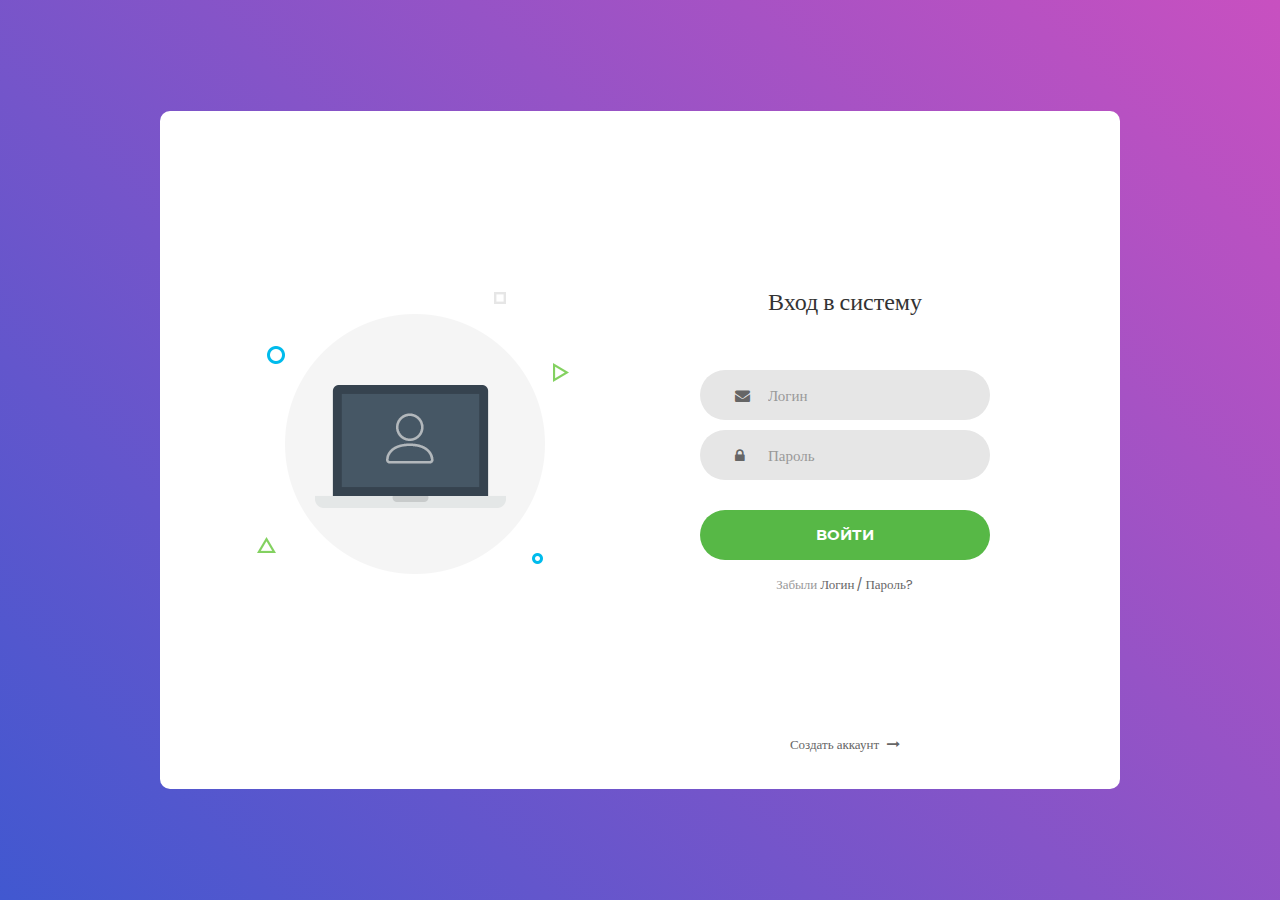
<file: pages/index.html>
<!DOCTYPE html>
<html lang="en">
<head>
	<title>Login V1</title>
	<meta charset="UTF-8">
	<meta name="viewport" content="width=device-width, initial-scale=1">
<!--===============================================================================================-->	
	<link rel="icon" type="image/png" href="images/icons/favicon.ico"/>
<!--===============================================================================================-->
	<link rel="stylesheet" type="text/css" href="vendor/bootstrap/css/bootstrap.min.css">
<!--===============================================================================================-->
	<link rel="stylesheet" type="text/css" href="fonts/font-awesome-4.7.0/css/font-awesome.min.css">
<!--===============================================================================================-->
	<link rel="stylesheet" type="text/css" href="vendor/animate/animate.css">
<!--===============================================================================================-->	
	<link rel="stylesheet" type="text/css" href="vendor/css-hamburgers/hamburgers.min.css">
<!--===============================================================================================-->
	<link rel="stylesheet" type="text/css" href="vendor/select2/select2.min.css">
<!--===============================================================================================-->
	<link rel="stylesheet" type="text/css" href="css/util.css">
	<link rel="stylesheet" type="text/css" href="css/main.css">
<!--===============================================================================================-->
</head>
<body>
	
	<div class="limiter">
		<div class="container-login100">
			<div class="wrap-login100">
				<div class="login100-pic js-tilt" data-tilt>
					<img src="images/img-01.png" alt="IMG">
				</div>

				<form class="login100-form validate-form">
					<span class="login100-form-title">
						Вход в систему
					</span>

					<div class="wrap-input100 validate-input" >
						<input class="input100" type="text" name="email" placeholder="Логин">
						<span class="focus-input100"></span>
						<span class="symbol-input100">
							<i class="fa fa-envelope" aria-hidden="true"></i>
						</span>
					</div>

					<div class="wrap-input100 validate-input" >
						<input class="input100" type="password" name="pass" placeholder="Пароль">
						<span class="focus-input100"></span>
						<span class="symbol-input100">
							<i class="fa fa-lock" aria-hidden="true"></i>
						</span>
					</div>
					
					<div class="container-login100-form-btn">
						<button class="login100-form-btn">
							Войти
						</button>
					</div>

					<div class="text-center p-t-12">
						<span class="txt1">
							Забыли
						</span>
						<a class="txt2" href="#">
							Логин / Пароль?
						</a>
					</div>

					<div class="text-center p-t-136">
						<a class="txt2" href="#">
							Создать аккаунт
							<i class="fa fa-long-arrow-right m-l-5" aria-hidden="true"></i>
						</a>
					</div>
				</form>
			</div>
		</div>
	</div>
	
	

	
<!--===============================================================================================-->	
	<script src="vendor/jquery/jquery-3.2.1.min.js"></script>
<!--===============================================================================================-->
	<script src="vendor/bootstrap/js/popper.js"></script>
	<script src="vendor/bootstrap/js/bootstrap.min.js"></script>
<!--===============================================================================================-->
	<script src="vendor/select2/select2.min.js"></script>
<!--===============================================================================================-->
	<script src="vendor/tilt/tilt.jquery.min.js"></script>
	<script >
		$('.js-tilt').tilt({
			scale: 1.1
		})
	</script>
<!--===============================================================================================-->
	<script src="js/main.js"></script>

</body>
</html>
</file>
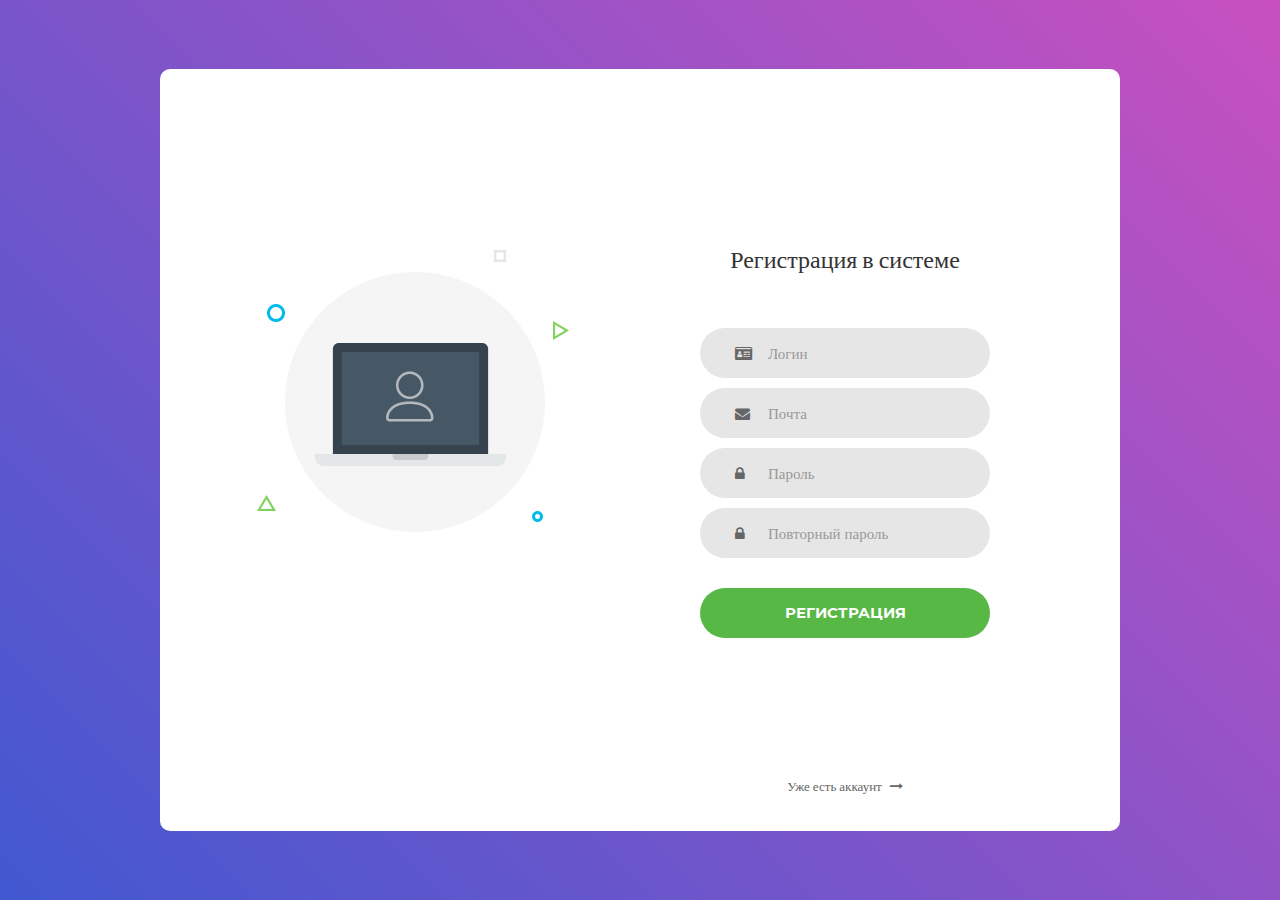
<file: pages/register.html>
<!DOCTYPE html>
<html lang="en">
<head>
	<title>Login V1</title>
	<meta charset="UTF-8">
	<meta name="viewport" content="width=device-width, initial-scale=1">
<!--===============================================================================================-->	
	<link rel="icon" type="image/png" href="images/icons/favicon.ico"/>
<!--===============================================================================================-->
	<link rel="stylesheet" type="text/css" href="vendor/bootstrap/css/bootstrap.min.css">
<!--===============================================================================================-->
	<link rel="stylesheet" type="text/css" href="fonts/font-awesome-4.7.0/css/font-awesome.min.css">
<!--===============================================================================================-->
	<link rel="stylesheet" type="text/css" href="vendor/animate/animate.css">
<!--===============================================================================================-->	
	<link rel="stylesheet" type="text/css" href="vendor/css-hamburgers/hamburgers.min.css">
<!--===============================================================================================-->
	<link rel="stylesheet" type="text/css" href="vendor/select2/select2.min.css">
<!--===============================================================================================-->
	<link rel="stylesheet" type="text/css" href="css/util.css">
	<link rel="stylesheet" type="text/css" href="css/main.css">
<!--===============================================================================================-->
</head>
<body>
	
	<div class="limiter">
		<div class="container-login100">
			<div class="wrap-login100">
				<div class="login100-pic js-tilt" data-tilt>
					<img src="images/img-01.png" alt="IMG">
				</div>

				<form class="login100-form validate-form">
					<span class="login100-form-title">
						Регистрация в системе
					</span>

					<div class="wrap-input100 validate-input" >
						<input class="input100" type="text" name="email" placeholder="Логин">
						<span class="focus-input100"></span>
						<span class="symbol-input100">
							<i class="fa fa-id-card" aria-hidden="true"></i>
						</span>
					</div>

					<div class="wrap-input100 validate-input" >
						<input class="input100" type="text" name="email" placeholder="Почта">
						<span class="focus-input100"></span>
						<span class="symbol-input100">
							<i class="fa fa-envelope" aria-hidden="true"></i>
						</span>
					</div>

					<div class="wrap-input100 validate-input" >
						<input class="input100" type="password" name="pass" placeholder="Пароль">
						<span class="focus-input100"></span>
						<span class="symbol-input100">
							<i class="fa fa-lock" aria-hidden="true"></i>
						</span>
					</div>

					<div class="wrap-input100 validate-input" >
						<input class="input100" type="password" name="pass" placeholder="Повторный пароль">
						<span class="focus-input100"></span>
						<span class="symbol-input100">
							<i class="fa fa-lock" aria-hidden="true"></i>
						</span>
					</div>
					
					<div class="container-login100-form-btn">
						<button class="login100-form-btn">
							Регистрация
						</button>
					</div>


					<div class="text-center p-t-136">
						<a class="txt2" href="#">
							Уже есть аккаунт
							<i class="fa fa-long-arrow-right m-l-5" aria-hidden="true"></i>
						</a>
					</div>
				</form>
			</div>
		</div>
	</div>
	
	

	
<!--===============================================================================================-->	
	<script src="vendor/jquery/jquery-3.2.1.min.js"></script>
<!--===============================================================================================-->
	<script src="vendor/bootstrap/js/popper.js"></script>
	<script src="vendor/bootstrap/js/bootstrap.min.js"></script>
<!--===============================================================================================-->
	<script src="vendor/select2/select2.min.js"></script>
<!--===============================================================================================-->
	<script src="vendor/tilt/tilt.jquery.min.js"></script>
	<script >
		$('.js-tilt').tilt({
			scale: 1.1
		})
	</script>
<!--===============================================================================================-->
	<script src="js/main.js"></script>

</body>
</html>
</file>
<file: pages/css/util.css>
/*[ FONT SIZE ]
///////////////////////////////////////////////////////////
*/
.fs-1 {font-size: 1px;}
.fs-2 {font-size: 2px;}
.fs-3 {font-size: 3px;}
.fs-4 {font-size: 4px;}
.fs-5 {font-size: 5px;}
.fs-6 {font-size: 6px;}
.fs-7 {font-size: 7px;}
.fs-8 {font-size: 8px;}
.fs-9 {font-size: 9px;}
.fs-10 {font-size: 10px;}
.fs-11 {font-size: 11px;}
.fs-12 {font-size: 12px;}
.fs-13 {font-size: 13px;}
.fs-14 {font-size: 14px;}
.fs-15 {font-size: 15px;}
.fs-16 {font-size: 16px;}
.fs-17 {font-size: 17px;}
.fs-18 {font-size: 18px;}
.fs-19 {font-size: 19px;}
.fs-20 {font-size: 20px;}
.fs-21 {font-size: 21px;}
.fs-22 {font-size: 22px;}
.fs-23 {font-size: 23px;}
.fs-24 {font-size: 24px;}
.fs-25 {font-size: 25px;}
.fs-26 {font-size: 26px;}
.fs-27 {font-size: 27px;}
.fs-28 {font-size: 28px;}
.fs-29 {font-size: 29px;}
.fs-30 {font-size: 30px;}
.fs-31 {font-size: 31px;}
.fs-32 {font-size: 32px;}
.fs-33 {font-size: 33px;}
.fs-34 {font-size: 34px;}
.fs-35 {font-size: 35px;}
.fs-36 {font-size: 36px;}
.fs-37 {font-size: 37px;}
.fs-38 {font-size: 38px;}
.fs-39 {font-size: 39px;}
.fs-40 {font-size: 40px;}
.fs-41 {font-size: 41px;}
.fs-42 {font-size: 42px;}
.fs-43 {font-size: 43px;}
.fs-44 {font-size: 44px;}
.fs-45 {font-size: 45px;}
.fs-46 {font-size: 46px;}
.fs-47 {font-size: 47px;}
.fs-48 {font-size: 48px;}
.fs-49 {font-size: 49px;}
.fs-50 {font-size: 50px;}
.fs-51 {font-size: 51px;}
.fs-52 {font-size: 52px;}
.fs-53 {font-size: 53px;}
.fs-54 {font-size: 54px;}
.fs-55 {font-size: 55px;}
.fs-56 {font-size: 56px;}
.fs-57 {font-size: 57px;}
.fs-58 {font-size: 58px;}
.fs-59 {font-size: 59px;}
.fs-60 {font-size: 60px;}
.fs-61 {font-size: 61px;}
.fs-62 {font-size: 62px;}
.fs-63 {font-size: 63px;}
.fs-64 {font-size: 64px;}
.fs-65 {font-size: 65px;}
.fs-66 {font-size: 66px;}
.fs-67 {font-size: 67px;}
.fs-68 {font-size: 68px;}
.fs-69 {font-size: 69px;}
.fs-70 {font-size: 70px;}
.fs-71 {font-size: 71px;}
.fs-72 {font-size: 72px;}
.fs-73 {font-size: 73px;}
.fs-74 {font-size: 74px;}
.fs-75 {font-size: 75px;}
.fs-76 {font-size: 76px;}
.fs-77 {font-size: 77px;}
.fs-78 {font-size: 78px;}
.fs-79 {font-size: 79px;}
.fs-80 {font-size: 80px;}
.fs-81 {font-size: 81px;}
.fs-82 {font-size: 82px;}
.fs-83 {font-size: 83px;}
.fs-84 {font-size: 84px;}
.fs-85 {font-size: 85px;}
.fs-86 {font-size: 86px;}
.fs-87 {font-size: 87px;}
.fs-88 {font-size: 88px;}
.fs-89 {font-size: 89px;}
.fs-90 {font-size: 90px;}
.fs-91 {font-size: 91px;}
.fs-92 {font-size: 92px;}
.fs-93 {font-size: 93px;}
.fs-94 {font-size: 94px;}
.fs-95 {font-size: 95px;}
.fs-96 {font-size: 96px;}
.fs-97 {font-size: 97px;}
.fs-98 {font-size: 98px;}
.fs-99 {font-size: 99px;}
.fs-100 {font-size: 100px;}
.fs-101 {font-size: 101px;}
.fs-102 {font-size: 102px;}
.fs-103 {font-size: 103px;}
.fs-104 {font-size: 104px;}
.fs-105 {font-size: 105px;}
.fs-106 {font-size: 106px;}
.fs-107 {font-size: 107px;}
.fs-108 {font-size: 108px;}
.fs-109 {font-size: 109px;}
.fs-110 {font-size: 110px;}
.fs-111 {font-size: 111px;}
.fs-112 {font-size: 112px;}
.fs-113 {font-size: 113px;}
.fs-114 {font-size: 114px;}
.fs-115 {font-size: 115px;}
.fs-116 {font-size: 116px;}
.fs-117 {font-size: 117px;}
.fs-118 {font-size: 118px;}
.fs-119 {font-size: 119px;}
.fs-120 {font-size: 120px;}
.fs-121 {font-size: 121px;}
.fs-122 {font-size: 122px;}
.fs-123 {font-size: 123px;}
.fs-124 {font-size: 124px;}
.fs-125 {font-size: 125px;}
.fs-126 {font-size: 126px;}
.fs-127 {font-size: 127px;}
.fs-128 {font-size: 128px;}
.fs-129 {font-size: 129px;}
.fs-130 {font-size: 130px;}
.fs-131 {font-size: 131px;}
.fs-132 {font-size: 132px;}
.fs-133 {font-size: 133px;}
.fs-134 {font-size: 134px;}
.fs-135 {font-size: 135px;}
.fs-136 {font-size: 136px;}
.fs-137 {font-size: 137px;}
.fs-138 {font-size: 138px;}
.fs-139 {font-size: 139px;}
.fs-140 {font-size: 140px;}
.fs-141 {font-size: 141px;}
.fs-142 {font-size: 142px;}
.fs-143 {font-size: 143px;}
.fs-144 {font-size: 144px;}
.fs-145 {font-size: 145px;}
.fs-146 {font-size: 146px;}
.fs-147 {font-size: 147px;}
.fs-148 {font-size: 148px;}
.fs-149 {font-size: 149px;}
.fs-150 {font-size: 150px;}
.fs-151 {font-size: 151px;}
.fs-152 {font-size: 152px;}
.fs-153 {font-size: 153px;}
.fs-154 {font-size: 154px;}
.fs-155 {font-size: 155px;}
.fs-156 {font-size: 156px;}
.fs-157 {font-size: 157px;}
.fs-158 {font-size: 158px;}
.fs-159 {font-size: 159px;}
.fs-160 {font-size: 160px;}
.fs-161 {font-size: 161px;}
.fs-162 {font-size: 162px;}
.fs-163 {font-size: 163px;}
.fs-164 {font-size: 164px;}
.fs-165 {font-size: 165px;}
.fs-166 {font-size: 166px;}
.fs-167 {font-size: 167px;}
.fs-168 {font-size: 168px;}
.fs-169 {font-size: 169px;}
.fs-170 {font-size: 170px;}
.fs-171 {font-size: 171px;}
.fs-172 {font-size: 172px;}
.fs-173 {font-size: 173px;}
.fs-174 {font-size: 174px;}
.fs-175 {font-size: 175px;}
.fs-176 {font-size: 176px;}
.fs-177 {font-size: 177px;}
.fs-178 {font-size: 178px;}
.fs-179 {font-size: 179px;}
.fs-180 {font-size: 180px;}
.fs-181 {font-size: 181px;}
.fs-182 {font-size: 182px;}
.fs-183 {font-size: 183px;}
.fs-184 {font-size: 184px;}
.fs-185 {font-size: 185px;}
.fs-186 {font-size: 186px;}
.fs-187 {font-size: 187px;}
.fs-188 {font-size: 188px;}
.fs-189 {font-size: 189px;}
.fs-190 {font-size: 190px;}
.fs-191 {font-size: 191px;}
.fs-192 {font-size: 192px;}
.fs-193 {font-size: 193px;}
.fs-194 {font-size: 194px;}
.fs-195 {font-size: 195px;}
.fs-196 {font-size: 196px;}
.fs-197 {font-size: 197px;}
.fs-198 {font-size: 198px;}
.fs-199 {font-size: 199px;}
.fs-200 {font-size: 200px;}

/*[ PADDING ]
///////////////////////////////////////////////////////////
*/
.p-t-0 {padding-top: 0px;}
.p-t-1 {padding-top: 1px;}
.p-t-2 {padding-top: 2px;}
.p-t-3 {padding-top: 3px;}
.p-t-4 {padding-top: 4px;}
.p-t-5 {padding-top: 5px;}
.p-t-6 {padding-top: 6px;}
.p-t-7 {padding-top: 7px;}
.p-t-8 {padding-top: 8px;}
.p-t-9 {padding-top: 9px;}
.p-t-10 {padding-top: 10px;}
.p-t-11 {padding-top: 11px;}
.p-t-12 {padding-top: 12px;}
.p-t-13 {padding-top: 13px;}
.p-t-14 {padding-top: 14px;}
.p-t-15 {padding-top: 15px;}
.p-t-16 {padding-top: 16px;}
.p-t-17 {padding-top: 17px;}
.p-t-18 {padding-top: 18px;}
.p-t-19 {padding-top: 19px;}
.p-t-20 {padding-top: 20px;}
.p-t-21 {padding-top: 21px;}
.p-t-22 {padding-top: 22px;}
.p-t-23 {padding-top: 23px;}
.p-t-24 {padding-top: 24px;}
.p-t-25 {padding-top: 25px;}
.p-t-26 {padding-top: 26px;}
.p-t-27 {padding-top: 27px;}
.p-t-28 {padding-top: 28px;}
.p-t-29 {padding-top: 29px;}
.p-t-30 {padding-top: 30px;}
.p-t-31 {padding-top: 31px;}
.p-t-32 {padding-top: 32px;}
.p-t-33 {padding-top: 33px;}
.p-t-34 {padding-top: 34px;}
.p-t-35 {padding-top: 35px;}
.p-t-36 {padding-top: 36px;}
.p-t-37 {padding-top: 37px;}
.p-t-38 {padding-top: 38px;}
.p-t-39 {padding-top: 39px;}
.p-t-40 {padding-top: 40px;}
.p-t-41 {padding-top: 41px;}
.p-t-42 {padding-top: 42px;}
.p-t-43 {padding-top: 43px;}
.p-t-44 {padding-top: 44px;}
.p-t-45 {padding-top: 45px;}
.p-t-46 {padding-top: 46px;}
.p-t-47 {padding-top: 47px;}
.p-t-48 {padding-top: 48px;}
.p-t-49 {padding-top: 49px;}
.p-t-50 {padding-top: 50px;}
.p-t-51 {padding-top: 51px;}
.p-t-52 {padding-top: 52px;}
.p-t-53 {padding-top: 53px;}
.p-t-54 {padding-top: 54px;}
.p-t-55 {padding-top: 55px;}
.p-t-56 {padding-top: 56px;}
.p-t-57 {padding-top: 57px;}
.p-t-58 {padding-top: 58px;}
.p-t-59 {padding-top: 59px;}
.p-t-60 {padding-top: 60px;}
.p-t-61 {padding-top: 61px;}
.p-t-62 {padding-top: 62px;}
.p-t-63 {padding-top: 63px;}
.p-t-64 {padding-top: 64px;}
.p-t-65 {padding-top: 65px;}
.p-t-66 {padding-top: 66px;}
.p-t-67 {padding-top: 67px;}
.p-t-68 {padding-top: 68px;}
.p-t-69 {padding-top: 69px;}
.p-t-70 {padding-top: 70px;}
.p-t-71 {padding-top: 71px;}
.p-t-72 {padding-top: 72px;}
.p-t-73 {padding-top: 73px;}
.p-t-74 {padding-top: 74px;}
.p-t-75 {padding-top: 75px;}
.p-t-76 {padding-top: 76px;}
.p-t-77 {padding-top: 77px;}
.p-t-78 {padding-top: 78px;}
.p-t-79 {padding-top: 79px;}
.p-t-80 {padding-top: 80px;}
.p-t-81 {padding-top: 81px;}
.p-t-82 {padding-top: 82px;}
.p-t-83 {padding-top: 83px;}
.p-t-84 {padding-top: 84px;}
.p-t-85 {padding-top: 85px;}
.p-t-86 {padding-top: 86px;}
.p-t-87 {padding-top: 87px;}
.p-t-88 {padding-top: 88px;}
.p-t-89 {padding-top: 89px;}
.p-t-90 {padding-top: 90px;}
.p-t-91 {padding-top: 91px;}
.p-t-92 {padding-top: 92px;}
.p-t-93 {padding-top: 93px;}
.p-t-94 {padding-top: 94px;}
.p-t-95 {padding-top: 95px;}
.p-t-96 {padding-top: 96px;}
.p-t-97 {padding-top: 97px;}
.p-t-98 {padding-top: 98px;}
.p-t-99 {padding-top: 99px;}
.p-t-100 {padding-top: 100px;}
.p-t-101 {padding-top: 101px;}
.p-t-102 {padding-top: 102px;}
.p-t-103 {padding-top: 103px;}
.p-t-104 {padding-top: 104px;}
.p-t-105 {padding-top: 105px;}
.p-t-106 {padding-top: 106px;}
.p-t-107 {padding-top: 107px;}
.p-t-108 {padding-top: 108px;}
.p-t-109 {padding-top: 109px;}
.p-t-110 {padding-top: 110px;}
.p-t-111 {padding-top: 111px;}
.p-t-112 {padding-top: 112px;}
.p-t-113 {padding-top: 113px;}
.p-t-114 {padding-top: 114px;}
.p-t-115 {padding-top: 115px;}
.p-t-116 {padding-top: 116px;}
.p-t-117 {padding-top: 117px;}
.p-t-118 {padding-top: 118px;}
.p-t-119 {padding-top: 119px;}
.p-t-120 {padding-top: 120px;}
.p-t-121 {padding-top: 121px;}
.p-t-122 {padding-top: 122px;}
.p-t-123 {padding-top: 123px;}
.p-t-124 {padding-top: 124px;}
.p-t-125 {padding-top: 125px;}
.p-t-126 {padding-top: 126px;}
.p-t-127 {padding-top: 127px;}
.p-t-128 {padding-top: 128px;}
.p-t-129 {padding-top: 129px;}
.p-t-130 {padding-top: 130px;}
.p-t-131 {padding-top: 131px;}
.p-t-132 {padding-top: 132px;}
.p-t-133 {padding-top: 133px;}
.p-t-134 {padding-top: 134px;}
.p-t-135 {padding-top: 135px;}
.p-t-136 {padding-top: 136px;}
.p-t-137 {padding-top: 137px;}
.p-t-138 {padding-top: 138px;}
.p-t-139 {padding-top: 139px;}
.p-t-140 {padding-top: 140px;}
.p-t-141 {padding-top: 141px;}
.p-t-142 {padding-top: 142px;}
.p-t-143 {padding-top: 143px;}
.p-t-144 {padding-top: 144px;}
.p-t-145 {padding-top: 145px;}
.p-t-146 {padding-top: 146px;}
.p-t-147 {padding-top: 147px;}
.p-t-148 {padding-top: 148px;}
.p-t-149 {padding-top: 149px;}
.p-t-150 {padding-top: 150px;}
.p-t-151 {padding-top: 151px;}
.p-t-152 {padding-top: 152px;}
.p-t-153 {padding-top: 153px;}
.p-t-154 {padding-top: 154px;}
.p-t-155 {padding-top: 155px;}
.p-t-156 {padding-top: 156px;}
.p-t-157 {padding-top: 157px;}
.p-t-158 {padding-top: 158px;}
.p-t-159 {padding-top: 159px;}
.p-t-160 {padding-top: 160px;}
.p-t-161 {padding-top: 161px;}
.p-t-162 {padding-top: 162px;}
.p-t-163 {padding-top: 163px;}
.p-t-164 {padding-top: 164px;}
.p-t-165 {padding-top: 165px;}
.p-t-166 {padding-top: 166px;}
.p-t-167 {padding-top: 167px;}
.p-t-168 {padding-top: 168px;}
.p-t-169 {padding-top: 169px;}
.p-t-170 {padding-top: 170px;}
.p-t-171 {padding-top: 171px;}
.p-t-172 {padding-top: 172px;}
.p-t-173 {padding-top: 173px;}
.p-t-174 {padding-top: 174px;}
.p-t-175 {padding-top: 175px;}
.p-t-176 {padding-top: 176px;}
.p-t-177 {padding-top: 177px;}
.p-t-178 {padding-top: 178px;}
.p-t-179 {padding-top: 179px;}
.p-t-180 {padding-top: 180px;}
.p-t-181 {padding-top: 181px;}
.p-t-182 {padding-top: 182px;}
.p-t-183 {padding-top: 183px;}
.p-t-184 {padding-top: 184px;}
.p-t-185 {padding-top: 185px;}
.p-t-186 {padding-top: 186px;}
.p-t-187 {padding-top: 187px;}
.p-t-188 {padding-top: 188px;}
.p-t-189 {padding-top: 189px;}
.p-t-190 {padding-top: 190px;}
.p-t-191 {padding-top: 191px;}
.p-t-192 {padding-top: 192px;}
.p-t-193 {padding-top: 193px;}
.p-t-194 {padding-top: 194px;}
.p-t-195 {padding-top: 195px;}
.p-t-196 {padding-top: 196px;}
.p-t-197 {padding-top: 197px;}
.p-t-198 {padding-top: 198px;}
.p-t-199 {padding-top: 199px;}
.p-t-200 {padding-top: 200px;}
.p-t-201 {padding-top: 201px;}
.p-t-202 {padding-top: 202px;}
.p-t-203 {padding-top: 203px;}
.p-t-204 {padding-top: 204px;}
.p-t-205 {padding-top: 205px;}
.p-t-206 {padding-top: 206px;}
.p-t-207 {padding-top: 207px;}
.p-t-208 {padding-top: 208px;}
.p-t-209 {padding-top: 209px;}
.p-t-210 {padding-top: 210px;}
.p-t-211 {padding-top: 211px;}
.p-t-212 {padding-top: 212px;}
.p-t-213 {padding-top: 213px;}
.p-t-214 {padding-top: 214px;}
.p-t-215 {padding-top: 215px;}
.p-t-216 {padding-top: 216px;}
.p-t-217 {padding-top: 217px;}
.p-t-218 {padding-top: 218px;}
.p-t-219 {padding-top: 219px;}
.p-t-220 {padding-top: 220px;}
.p-t-221 {padding-top: 221px;}
.p-t-222 {padding-top: 222px;}
.p-t-223 {padding-top: 223px;}
.p-t-224 {padding-top: 224px;}
.p-t-225 {padding-top: 225px;}
.p-t-226 {padding-top: 226px;}
.p-t-227 {padding-top: 227px;}
.p-t-228 {padding-top: 228px;}
.p-t-229 {padding-top: 229px;}
.p-t-230 {padding-top: 230px;}
.p-t-231 {padding-top: 231px;}
.p-t-232 {padding-top: 232px;}
.p-t-233 {padding-top: 233px;}
.p-t-234 {padding-top: 234px;}
.p-t-235 {padding-top: 235px;}
.p-t-236 {padding-top: 236px;}
.p-t-237 {padding-top: 237px;}
.p-t-238 {padding-top: 238px;}
.p-t-239 {padding-top: 239px;}
.p-t-240 {padding-top: 240px;}
.p-t-241 {padding-top: 241px;}
.p-t-242 {padding-top: 242px;}
.p-t-243 {padding-top: 243px;}
.p-t-244 {padding-top: 244px;}
.p-t-245 {padding-top: 245px;}
.p-t-246 {padding-top: 246px;}
.p-t-247 {padding-top: 247px;}
.p-t-248 {padding-top: 248px;}
.p-t-249 {padding-top: 249px;}
.p-t-250 {padding-top: 250px;}
.p-b-0 {padding-bottom: 0px;}
.p-b-1 {padding-bottom: 1px;}
.p-b-2 {padding-bottom: 2px;}
.p-b-3 {padding-bottom: 3px;}
.p-b-4 {padding-bottom: 4px;}
.p-b-5 {padding-bottom: 5px;}
.p-b-6 {padding-bottom: 6px;}
.p-b-7 {padding-bottom: 7px;}
.p-b-8 {padding-bottom: 8px;}
.p-b-9 {padding-bottom: 9px;}
.p-b-10 {padding-bottom: 10px;}
.p-b-11 {padding-bottom: 11px;}
.p-b-12 {padding-bottom: 12px;}
.p-b-13 {padding-bottom: 13px;}
.p-b-14 {padding-bottom: 14px;}
.p-b-15 {padding-bottom: 15px;}
.p-b-16 {padding-bottom: 16px;}
.p-b-17 {padding-bottom: 17px;}
.p-b-18 {padding-bottom: 18px;}
.p-b-19 {padding-bottom: 19px;}
.p-b-20 {padding-bottom: 20px;}
.p-b-21 {padding-bottom: 21px;}
.p-b-22 {padding-bottom: 22px;}
.p-b-23 {padding-bottom: 23px;}
.p-b-24 {padding-bottom: 24px;}
.p-b-25 {padding-bottom: 25px;}
.p-b-26 {padding-bottom: 26px;}
.p-b-27 {padding-bottom: 27px;}
.p-b-28 {padding-bottom: 28px;}
.p-b-29 {padding-bottom: 29px;}
.p-b-30 {padding-bottom: 30px;}
.p-b-31 {padding-bottom: 31px;}
.p-b-32 {padding-bottom: 32px;}
.p-b-33 {padding-bottom: 33px;}
.p-b-34 {padding-bottom: 34px;}
.p-b-35 {padding-bottom: 35px;}
.p-b-36 {padding-bottom: 36px;}
.p-b-37 {padding-bottom: 37px;}
.p-b-38 {padding-bottom: 38px;}
.p-b-39 {padding-bottom: 39px;}
.p-b-40 {padding-bottom: 40px;}
.p-b-41 {padding-bottom: 41px;}
.p-b-42 {padding-bottom: 42px;}
.p-b-43 {padding-bottom: 43px;}
.p-b-44 {padding-bottom: 44px;}
.p-b-45 {padding-bottom: 45px;}
.p-b-46 {padding-bottom: 46px;}
.p-b-47 {padding-bottom: 47px;}
.p-b-48 {padding-bottom: 48px;}
.p-b-49 {padding-bottom: 49px;}
.p-b-50 {padding-bottom: 50px;}
.p-b-51 {padding-bottom: 51px;}
.p-b-52 {padding-bottom: 52px;}
.p-b-53 {padding-bottom: 53px;}
.p-b-54 {padding-bottom: 54px;}
.p-b-55 {padding-bottom: 55px;}
.p-b-56 {padding-bottom: 56px;}
.p-b-57 {padding-bottom: 57px;}
.p-b-58 {padding-bottom: 58px;}
.p-b-59 {padding-bottom: 59px;}
.p-b-60 {padding-bottom: 60px;}
.p-b-61 {padding-bottom: 61px;}
.p-b-62 {padding-bottom: 62px;}
.p-b-63 {padding-bottom: 63px;}
.p-b-64 {padding-bottom: 64px;}
.p-b-65 {padding-bottom: 65px;}
.p-b-66 {padding-bottom: 66px;}
.p-b-67 {padding-bottom: 67px;}
.p-b-68 {padding-bottom: 68px;}
.p-b-69 {padding-bottom: 69px;}
.p-b-70 {padding-bottom: 70px;}
.p-b-71 {padding-bottom: 71px;}
.p-b-72 {padding-bottom: 72px;}
.p-b-73 {padding-bottom: 73px;}
.p-b-74 {padding-bottom: 74px;}
.p-b-75 {padding-bottom: 75px;}
.p-b-76 {padding-bottom: 76px;}
.p-b-77 {padding-bottom: 77px;}
.p-b-78 {padding-bottom: 78px;}
.p-b-79 {padding-bottom: 79px;}
.p-b-80 {padding-bottom: 80px;}
.p-b-81 {padding-bottom: 81px;}
.p-b-82 {padding-bottom: 82px;}
.p-b-83 {padding-bottom: 83px;}
.p-b-84 {padding-bottom: 84px;}
.p-b-85 {padding-bottom: 85px;}
.p-b-86 {padding-bottom: 86px;}
.p-b-87 {padding-bottom: 87px;}
.p-b-88 {padding-bottom: 88px;}
.p-b-89 {padding-bottom: 89px;}
.p-b-90 {padding-bottom: 90px;}
.p-b-91 {padding-bottom: 91px;}
.p-b-92 {padding-bottom: 92px;}
.p-b-93 {padding-bottom: 93px;}
.p-b-94 {padding-bottom: 94px;}
.p-b-95 {padding-bottom: 95px;}
.p-b-96 {padding-bottom: 96px;}
.p-b-97 {padding-bottom: 97px;}
.p-b-98 {padding-bottom: 98px;}
.p-b-99 {padding-bottom: 99px;}
.p-b-100 {padding-bottom: 100px;}
.p-b-101 {padding-bottom: 101px;}
.p-b-102 {padding-bottom: 102px;}
.p-b-103 {padding-bottom: 103px;}
.p-b-104 {padding-bottom: 104px;}
.p-b-105 {padding-bottom: 105px;}
.p-b-106 {padding-bottom: 106px;}
.p-b-107 {padding-bottom: 107px;}
.p-b-108 {padding-bottom: 108px;}
.p-b-109 {padding-bottom: 109px;}
.p-b-110 {padding-bottom: 110px;}
.p-b-111 {padding-bottom: 111px;}
.p-b-112 {padding-bottom: 112px;}
.p-b-113 {padding-bottom: 113px;}
.p-b-114 {padding-bottom: 114px;}
.p-b-115 {padding-bottom: 115px;}
.p-b-116 {padding-bottom: 116px;}
.p-b-117 {padding-bottom: 117px;}
.p-b-118 {padding-bottom: 118px;}
.p-b-119 {padding-bottom: 119px;}
.p-b-120 {padding-bottom: 120px;}
.p-b-121 {padding-bottom: 121px;}
.p-b-122 {padding-bottom: 122px;}
.p-b-123 {padding-bottom: 123px;}
.p-b-124 {padding-bottom: 124px;}
.p-b-125 {padding-bottom: 125px;}
.p-b-126 {padding-bottom: 126px;}
.p-b-127 {padding-bottom: 127px;}
.p-b-128 {padding-bottom: 128px;}
.p-b-129 {padding-bottom: 129px;}
.p-b-130 {padding-bottom: 130px;}
.p-b-131 {padding-bottom: 131px;}
.p-b-132 {padding-bottom: 132px;}
.p-b-133 {padding-bottom: 133px;}
.p-b-134 {padding-bottom: 134px;}
.p-b-135 {padding-bottom: 135px;}
.p-b-136 {padding-bottom: 136px;}
.p-b-137 {padding-bottom: 137px;}
.p-b-138 {padding-bottom: 138px;}
.p-b-139 {padding-bottom: 139px;}
.p-b-140 {padding-bottom: 140px;}
.p-b-141 {padding-bottom: 141px;}
.p-b-142 {padding-bottom: 142px;}
.p-b-143 {padding-bottom: 143px;}
.p-b-144 {padding-bottom: 144px;}
.p-b-145 {padding-bottom: 145px;}
.p-b-146 {padding-bottom: 146px;}
.p-b-147 {padding-bottom: 147px;}
.p-b-148 {padding-bottom: 148px;}
.p-b-149 {padding-bottom: 149px;}
.p-b-150 {padding-bottom: 150px;}
.p-b-151 {padding-bottom: 151px;}
.p-b-152 {padding-bottom: 152px;}
.p-b-153 {padding-bottom: 153px;}
.p-b-154 {padding-bottom: 154px;}
.p-b-155 {padding-bottom: 155px;}
.p-b-156 {padding-bottom: 156px;}
.p-b-157 {padding-bottom: 157px;}
.p-b-158 {padding-bottom: 158px;}
.p-b-159 {padding-bottom: 159px;}
.p-b-160 {padding-bottom: 160px;}
.p-b-161 {padding-bottom: 161px;}
.p-b-162 {padding-bottom: 162px;}
.p-b-163 {padding-bottom: 163px;}
.p-b-164 {padding-bottom: 164px;}
.p-b-165 {padding-bottom: 165px;}
.p-b-166 {padding-bottom: 166px;}
.p-b-167 {padding-bottom: 167px;}
.p-b-168 {padding-bottom: 168px;}
.p-b-169 {padding-bottom: 169px;}
.p-b-170 {padding-bottom: 170px;}
.p-b-171 {padding-bottom: 171px;}
.p-b-172 {padding-bottom: 172px;}
.p-b-173 {padding-bottom: 173px;}
.p-b-174 {padding-bottom: 174px;}
.p-b-175 {padding-bottom: 175px;}
.p-b-176 {padding-bottom: 176px;}
.p-b-177 {padding-bottom: 177px;}
.p-b-178 {padding-bottom: 178px;}
.p-b-179 {padding-bottom: 179px;}
.p-b-180 {padding-bottom: 180px;}
.p-b-181 {padding-bottom: 181px;}
.p-b-182 {padding-bottom: 182px;}
.p-b-183 {padding-bottom: 183px;}
.p-b-184 {padding-bottom: 184px;}
.p-b-185 {padding-bottom: 185px;}
.p-b-186 {padding-bottom: 186px;}
.p-b-187 {padding-bottom: 187px;}
.p-b-188 {padding-bottom: 188px;}
.p-b-189 {padding-bottom: 189px;}
.p-b-190 {padding-bottom: 190px;}
.p-b-191 {padding-bottom: 191px;}
.p-b-192 {padding-bottom: 192px;}
.p-b-193 {padding-bottom: 193px;}
.p-b-194 {padding-bottom: 194px;}
.p-b-195 {padding-bottom: 195px;}
.p-b-196 {padding-bottom: 196px;}
.p-b-197 {padding-bottom: 197px;}
.p-b-198 {padding-bottom: 198px;}
.p-b-199 {padding-bottom: 199px;}
.p-b-200 {padding-bottom: 200px;}
.p-b-201 {padding-bottom: 201px;}
.p-b-202 {padding-bottom: 202px;}
.p-b-203 {padding-bottom: 203px;}
.p-b-204 {padding-bottom: 204px;}
.p-b-205 {padding-bottom: 205px;}
.p-b-206 {padding-bottom: 206px;}
.p-b-207 {padding-bottom: 207px;}
.p-b-208 {padding-bottom: 208px;}
.p-b-209 {padding-bottom: 209px;}
.p-b-210 {padding-bottom: 210px;}
.p-b-211 {padding-bottom: 211px;}
.p-b-212 {padding-bottom: 212px;}
.p-b-213 {padding-bottom: 213px;}
.p-b-214 {padding-bottom: 214px;}
.p-b-215 {padding-bottom: 215px;}
.p-b-216 {padding-bottom: 216px;}
.p-b-217 {padding-bottom: 217px;}
.p-b-218 {padding-bottom: 218px;}
.p-b-219 {padding-bottom: 219px;}
.p-b-220 {padding-bottom: 220px;}
.p-b-221 {padding-bottom: 221px;}
.p-b-222 {padding-bottom: 222px;}
.p-b-223 {padding-bottom: 223px;}
.p-b-224 {padding-bottom: 224px;}
.p-b-225 {padding-bottom: 225px;}
.p-b-226 {padding-bottom: 226px;}
.p-b-227 {padding-bottom: 227px;}
.p-b-228 {padding-bottom: 228px;}
.p-b-229 {padding-bottom: 229px;}
.p-b-230 {padding-bottom: 230px;}
.p-b-231 {padding-bottom: 231px;}
.p-b-232 {padding-bottom: 232px;}
.p-b-233 {padding-bottom: 233px;}
.p-b-234 {padding-bottom: 234px;}
.p-b-235 {padding-bottom: 235px;}
.p-b-236 {padding-bottom: 236px;}
.p-b-237 {padding-bottom: 237px;}
.p-b-238 {padding-bottom: 238px;}
.p-b-239 {padding-bottom: 239px;}
.p-b-240 {padding-bottom: 240px;}
.p-b-241 {padding-bottom: 241px;}
.p-b-242 {padding-bottom: 242px;}
.p-b-243 {padding-bottom: 243px;}
.p-b-244 {padding-bottom: 244px;}
.p-b-245 {padding-bottom: 245px;}
.p-b-246 {padding-bottom: 246px;}
.p-b-247 {padding-bottom: 247px;}
.p-b-248 {padding-bottom: 248px;}
.p-b-249 {padding-bottom: 249px;}
.p-b-250 {padding-bottom: 250px;}
.p-l-0 {padding-left: 0px;}
.p-l-1 {padding-left: 1px;}
.p-l-2 {padding-left: 2px;}
.p-l-3 {padding-left: 3px;}
.p-l-4 {padding-left: 4px;}
.p-l-5 {padding-left: 5px;}
.p-l-6 {padding-left: 6px;}
.p-l-7 {padding-left: 7px;}
.p-l-8 {padding-left: 8px;}
.p-l-9 {padding-left: 9px;}
.p-l-10 {padding-left: 10px;}
.p-l-11 {padding-left: 11px;}
.p-l-12 {padding-left: 12px;}
.p-l-13 {padding-left: 13px;}
.p-l-14 {padding-left: 14px;}
.p-l-15 {padding-left: 15px;}
.p-l-16 {padding-left: 16px;}
.p-l-17 {padding-left: 17px;}
.p-l-18 {padding-left: 18px;}
.p-l-19 {padding-left: 19px;}
.p-l-20 {padding-left: 20px;}
.p-l-21 {padding-left: 21px;}
.p-l-22 {padding-left: 22px;}
.p-l-23 {padding-left: 23px;}
.p-l-24 {padding-left: 24px;}
.p-l-25 {padding-left: 25px;}
.p-l-26 {padding-left: 26px;}
.p-l-27 {padding-left: 27px;}
.p-l-28 {padding-left: 28px;}
.p-l-29 {padding-left: 29px;}
.p-l-30 {padding-left: 30px;}
.p-l-31 {padding-left: 31px;}
.p-l-32 {padding-left: 32px;}
.p-l-33 {padding-left: 33px;}
.p-l-34 {padding-left: 34px;}
.p-l-35 {padding-left: 35px;}
.p-l-36 {padding-left: 36px;}
.p-l-37 {padding-left: 37px;}
.p-l-38 {padding-left: 38px;}
.p-l-39 {padding-left: 39px;}
.p-l-40 {padding-left: 40px;}
.p-l-41 {padding-left: 41px;}
.p-l-42 {padding-left: 42px;}
.p-l-43 {padding-left: 43px;}
.p-l-44 {padding-left: 44px;}
.p-l-45 {padding-left: 45px;}
.p-l-46 {padding-left: 46px;}
.p-l-47 {padding-left: 47px;}
.p-l-48 {padding-left: 48px;}
.p-l-49 {padding-left: 49px;}
.p-l-50 {padding-left: 50px;}
.p-l-51 {padding-left: 51px;}
.p-l-52 {padding-left: 52px;}
.p-l-53 {padding-left: 53px;}
.p-l-54 {padding-left: 54px;}
.p-l-55 {padding-left: 55px;}
.p-l-56 {padding-left: 56px;}
.p-l-57 {padding-left: 57px;}
.p-l-58 {padding-left: 58px;}
.p-l-59 {padding-left: 59px;}
.p-l-60 {padding-left: 60px;}
.p-l-61 {padding-left: 61px;}
.p-l-62 {padding-left: 62px;}
.p-l-63 {padding-left: 63px;}
.p-l-64 {padding-left: 64px;}
.p-l-65 {padding-left: 65px;}
.p-l-66 {padding-left: 66px;}
.p-l-67 {padding-left: 67px;}
.p-l-68 {padding-left: 68px;}
.p-l-69 {padding-left: 69px;}
.p-l-70 {padding-left: 70px;}
.p-l-71 {padding-left: 71px;}
.p-l-72 {padding-left: 72px;}
.p-l-73 {padding-left: 73px;}
.p-l-74 {padding-left: 74px;}
.p-l-75 {padding-left: 75px;}
.p-l-76 {padding-left: 76px;}
.p-l-77 {padding-left: 77px;}
.p-l-78 {padding-left: 78px;}
.p-l-79 {padding-left: 79px;}
.p-l-80 {padding-left: 80px;}
.p-l-81 {padding-left: 81px;}
.p-l-82 {padding-left: 82px;}
.p-l-83 {padding-left: 83px;}
.p-l-84 {padding-left: 84px;}
.p-l-85 {padding-left: 85px;}
.p-l-86 {padding-left: 86px;}
.p-l-87 {padding-left: 87px;}
.p-l-88 {padding-left: 88px;}
.p-l-89 {padding-left: 89px;}
.p-l-90 {padding-left: 90px;}
.p-l-91 {padding-left: 91px;}
.p-l-92 {padding-left: 92px;}
.p-l-93 {padding-left: 93px;}
.p-l-94 {padding-left: 94px;}
.p-l-95 {padding-left: 95px;}
.p-l-96 {padding-left: 96px;}
.p-l-97 {padding-left: 97px;}
.p-l-98 {padding-left: 98px;}
.p-l-99 {padding-left: 99px;}
.p-l-100 {padding-left: 100px;}
.p-l-101 {padding-left: 101px;}
.p-l-102 {padding-left: 102px;}
.p-l-103 {padding-left: 103px;}
.p-l-104 {padding-left: 104px;}
.p-l-105 {padding-left: 105px;}
.p-l-106 {padding-left: 106px;}
.p-l-107 {padding-left: 107px;}
.p-l-108 {padding-left: 108px;}
.p-l-109 {padding-left: 109px;}
.p-l-110 {padding-left: 110px;}
.p-l-111 {padding-left: 111px;}
.p-l-112 {padding-left: 112px;}
.p-l-113 {padding-left: 113px;}
.p-l-114 {padding-left: 114px;}
.p-l-115 {padding-left: 115px;}
.p-l-116 {padding-left: 116px;}
.p-l-117 {padding-left: 117px;}
.p-l-118 {padding-left: 118px;}
.p-l-119 {padding-left: 119px;}
.p-l-120 {padding-left: 120px;}
.p-l-121 {padding-left: 121px;}
.p-l-122 {padding-left: 122px;}
.p-l-123 {padding-left: 123px;}
.p-l-124 {padding-left: 124px;}
.p-l-125 {padding-left: 125px;}
.p-l-126 {padding-left: 126px;}
.p-l-127 {padding-left: 127px;}
.p-l-128 {padding-left: 128px;}
.p-l-129 {padding-left: 129px;}
.p-l-130 {padding-left: 130px;}
.p-l-131 {padding-left: 131px;}
.p-l-132 {padding-left: 132px;}
.p-l-133 {padding-left: 133px;}
.p-l-134 {padding-left: 134px;}
.p-l-135 {padding-left: 135px;}
.p-l-136 {padding-left: 136px;}
.p-l-137 {padding-left: 137px;}
.p-l-138 {padding-left: 138px;}
.p-l-139 {padding-left: 139px;}
.p-l-140 {padding-left: 140px;}
.p-l-141 {padding-left: 141px;}
.p-l-142 {padding-left: 142px;}
.p-l-143 {padding-left: 143px;}
.p-l-144 {padding-left: 144px;}
.p-l-145 {padding-left: 145px;}
.p-l-146 {padding-left: 146px;}
.p-l-147 {padding-left: 147px;}
.p-l-148 {padding-left: 148px;}
.p-l-149 {padding-left: 149px;}
.p-l-150 {padding-left: 150px;}
.p-l-151 {padding-left: 151px;}
.p-l-152 {padding-left: 152px;}
.p-l-153 {padding-left: 153px;}
.p-l-154 {padding-left: 154px;}
.p-l-155 {padding-left: 155px;}
.p-l-156 {padding-left: 156px;}
.p-l-157 {padding-left: 157px;}
.p-l-158 {padding-left: 158px;}
.p-l-159 {padding-left: 159px;}
.p-l-160 {padding-left: 160px;}
.p-l-161 {padding-left: 161px;}
.p-l-162 {padding-left: 162px;}
.p-l-163 {padding-left: 163px;}
.p-l-164 {padding-left: 164px;}
.p-l-165 {padding-left: 165px;}
.p-l-166 {padding-left: 166px;}
.p-l-167 {padding-left: 167px;}
.p-l-168 {padding-left: 168px;}
.p-l-169 {padding-left: 169px;}
.p-l-170 {padding-left: 170px;}
.p-l-171 {padding-left: 171px;}
.p-l-172 {padding-left: 172px;}
.p-l-173 {padding-left: 173px;}
.p-l-174 {padding-left: 174px;}
.p-l-175 {padding-left: 175px;}
.p-l-176 {padding-left: 176px;}
.p-l-177 {padding-left: 177px;}
.p-l-178 {padding-left: 178px;}
.p-l-179 {padding-left: 179px;}
.p-l-180 {padding-left: 180px;}
.p-l-181 {padding-left: 181px;}
.p-l-182 {padding-left: 182px;}
.p-l-183 {padding-left: 183px;}
.p-l-184 {padding-left: 184px;}
.p-l-185 {padding-left: 185px;}
.p-l-186 {padding-left: 186px;}
.p-l-187 {padding-left: 187px;}
.p-l-188 {padding-left: 188px;}
.p-l-189 {padding-left: 189px;}
.p-l-190 {padding-left: 190px;}
.p-l-191 {padding-left: 191px;}
.p-l-192 {padding-left: 192px;}
.p-l-193 {padding-left: 193px;}
.p-l-194 {padding-left: 194px;}
.p-l-195 {padding-left: 195px;}
.p-l-196 {padding-left: 196px;}
.p-l-197 {padding-left: 197px;}
.p-l-198 {padding-left: 198px;}
.p-l-199 {padding-left: 199px;}
.p-l-200 {padding-left: 200px;}
.p-l-201 {padding-left: 201px;}
.p-l-202 {padding-left: 202px;}
.p-l-203 {padding-left: 203px;}
.p-l-204 {padding-left: 204px;}
.p-l-205 {padding-left: 205px;}
.p-l-206 {padding-left: 206px;}
.p-l-207 {padding-left: 207px;}
.p-l-208 {padding-left: 208px;}
.p-l-209 {padding-left: 209px;}
.p-l-210 {padding-left: 210px;}
.p-l-211 {padding-left: 211px;}
.p-l-212 {padding-left: 212px;}
.p-l-213 {padding-left: 213px;}
.p-l-214 {padding-left: 214px;}
.p-l-215 {padding-left: 215px;}
.p-l-216 {padding-left: 216px;}
.p-l-217 {padding-left: 217px;}
.p-l-218 {padding-left: 218px;}
.p-l-219 {padding-left: 219px;}
.p-l-220 {padding-left: 220px;}
.p-l-221 {padding-left: 221px;}
.p-l-222 {padding-left: 222px;}
.p-l-223 {padding-left: 223px;}
.p-l-224 {padding-left: 224px;}
.p-l-225 {padding-left: 225px;}
.p-l-226 {padding-left: 226px;}
.p-l-227 {padding-left: 227px;}
.p-l-228 {padding-left: 228px;}
.p-l-229 {padding-left: 229px;}
.p-l-230 {padding-left: 230px;}
.p-l-231 {padding-left: 231px;}
.p-l-232 {padding-left: 232px;}
.p-l-233 {padding-left: 233px;}
.p-l-234 {padding-left: 234px;}
.p-l-235 {padding-left: 235px;}
.p-l-236 {padding-left: 236px;}
.p-l-237 {padding-left: 237px;}
.p-l-238 {padding-left: 238px;}
.p-l-239 {padding-left: 239px;}
.p-l-240 {padding-left: 240px;}
.p-l-241 {padding-left: 241px;}
.p-l-242 {padding-left: 242px;}
.p-l-243 {padding-left: 243px;}
.p-l-244 {padding-left: 244px;}
.p-l-245 {padding-left: 245px;}
.p-l-246 {padding-left: 246px;}
.p-l-247 {padding-left: 247px;}
.p-l-248 {padding-left: 248px;}
.p-l-249 {padding-left: 249px;}
.p-l-250 {padding-left: 250px;}
.p-r-0 {padding-right: 0px;}
.p-r-1 {padding-right: 1px;}
.p-r-2 {padding-right: 2px;}
.p-r-3 {padding-right: 3px;}
.p-r-4 {padding-right: 4px;}
.p-r-5 {padding-right: 5px;}
.p-r-6 {padding-right: 6px;}
.p-r-7 {padding-right: 7px;}
.p-r-8 {padding-right: 8px;}
.p-r-9 {padding-right: 9px;}
.p-r-10 {padding-right: 10px;}
.p-r-11 {padding-right: 11px;}
.p-r-12 {padding-right: 12px;}
.p-r-13 {padding-right: 13px;}
.p-r-14 {padding-right: 14px;}
.p-r-15 {padding-right: 15px;}
.p-r-16 {padding-right: 16px;}
.p-r-17 {padding-right: 17px;}
.p-r-18 {padding-right: 18px;}
.p-r-19 {padding-right: 19px;}
.p-r-20 {padding-right: 20px;}
.p-r-21 {padding-right: 21px;}
.p-r-22 {padding-right: 22px;}
.p-r-23 {padding-right: 23px;}
.p-r-24 {padding-right: 24px;}
.p-r-25 {padding-right: 25px;}
.p-r-26 {padding-right: 26px;}
.p-r-27 {padding-right: 27px;}
.p-r-28 {padding-right: 28px;}
.p-r-29 {padding-right: 29px;}
.p-r-30 {padding-right: 30px;}
.p-r-31 {padding-right: 31px;}
.p-r-32 {padding-right: 32px;}
.p-r-33 {padding-right: 33px;}
.p-r-34 {padding-right: 34px;}
.p-r-35 {padding-right: 35px;}
.p-r-36 {padding-right: 36px;}
.p-r-37 {padding-right: 37px;}
.p-r-38 {padding-right: 38px;}
.p-r-39 {padding-right: 39px;}
.p-r-40 {padding-right: 40px;}
.p-r-41 {padding-right: 41px;}
.p-r-42 {padding-right: 42px;}
.p-r-43 {padding-right: 43px;}
.p-r-44 {padding-right: 44px;}
.p-r-45 {padding-right: 45px;}
.p-r-46 {padding-right: 46px;}
.p-r-47 {padding-right: 47px;}
.p-r-48 {padding-right: 48px;}
.p-r-49 {padding-right: 49px;}
.p-r-50 {padding-right: 50px;}
.p-r-51 {padding-right: 51px;}
.p-r-52 {padding-right: 52px;}
.p-r-53 {padding-right: 53px;}
.p-r-54 {padding-right: 54px;}
.p-r-55 {padding-right: 55px;}
.p-r-56 {padding-right: 56px;}
.p-r-57 {padding-right: 57px;}
.p-r-58 {padding-right: 58px;}
.p-r-59 {padding-right: 59px;}
.p-r-60 {padding-right: 60px;}
.p-r-61 {padding-right: 61px;}
.p-r-62 {padding-right: 62px;}
.p-r-63 {padding-right: 63px;}
.p-r-64 {padding-right: 64px;}
.p-r-65 {padding-right: 65px;}
.p-r-66 {padding-right: 66px;}
.p-r-67 {padding-right: 67px;}
.p-r-68 {padding-right: 68px;}
.p-r-69 {padding-right: 69px;}
.p-r-70 {padding-right: 70px;}
.p-r-71 {padding-right: 71px;}
.p-r-72 {padding-right: 72px;}
.p-r-73 {padding-right: 73px;}
.p-r-74 {padding-right: 74px;}
.p-r-75 {padding-right: 75px;}
.p-r-76 {padding-right: 76px;}
.p-r-77 {padding-right: 77px;}
.p-r-78 {padding-right: 78px;}
.p-r-79 {padding-right: 79px;}
.p-r-80 {padding-right: 80px;}
.p-r-81 {padding-right: 81px;}
.p-r-82 {padding-right: 82px;}
.p-r-83 {padding-right: 83px;}
.p-r-84 {padding-right: 84px;}
.p-r-85 {padding-right: 85px;}
.p-r-86 {padding-right: 86px;}
.p-r-87 {padding-right: 87px;}
.p-r-88 {padding-right: 88px;}
.p-r-89 {padding-right: 89px;}
.p-r-90 {padding-right: 90px;}
.p-r-91 {padding-right: 91px;}
.p-r-92 {padding-right: 92px;}
.p-r-93 {padding-right: 93px;}
.p-r-94 {padding-right: 94px;}
.p-r-95 {padding-right: 95px;}
.p-r-96 {padding-right: 96px;}
.p-r-97 {padding-right: 97px;}
.p-r-98 {padding-right: 98px;}
.p-r-99 {padding-right: 99px;}
.p-r-100 {padding-right: 100px;}
.p-r-101 {padding-right: 101px;}
.p-r-102 {padding-right: 102px;}
.p-r-103 {padding-right: 103px;}
.p-r-104 {padding-right: 104px;}
.p-r-105 {padding-right: 105px;}
.p-r-106 {padding-right: 106px;}
.p-r-107 {padding-right: 107px;}
.p-r-108 {padding-right: 108px;}
.p-r-109 {padding-right: 109px;}
.p-r-110 {padding-right: 110px;}
.p-r-111 {padding-right: 111px;}
.p-r-112 {padding-right: 112px;}
.p-r-113 {padding-right: 113px;}
.p-r-114 {padding-right: 114px;}
.p-r-115 {padding-right: 115px;}
.p-r-116 {padding-right: 116px;}
.p-r-117 {padding-right: 117px;}
.p-r-118 {padding-right: 118px;}
.p-r-119 {padding-right: 119px;}
.p-r-120 {padding-right: 120px;}
.p-r-121 {padding-right: 121px;}
.p-r-122 {padding-right: 122px;}
.p-r-123 {padding-right: 123px;}
.p-r-124 {padding-right: 124px;}
.p-r-125 {padding-right: 125px;}
.p-r-126 {padding-right: 126px;}
.p-r-127 {padding-right: 127px;}
.p-r-128 {padding-right: 128px;}
.p-r-129 {padding-right: 129px;}
.p-r-130 {padding-right: 130px;}
.p-r-131 {padding-right: 131px;}
.p-r-132 {padding-right: 132px;}
.p-r-133 {padding-right: 133px;}
.p-r-134 {padding-right: 134px;}
.p-r-135 {padding-right: 135px;}
.p-r-136 {padding-right: 136px;}
.p-r-137 {padding-right: 137px;}
.p-r-138 {padding-right: 138px;}
.p-r-139 {padding-right: 139px;}
.p-r-140 {padding-right: 140px;}
.p-r-141 {padding-right: 141px;}
.p-r-142 {padding-right: 142px;}
.p-r-143 {padding-right: 143px;}
.p-r-144 {padding-right: 144px;}
.p-r-145 {padding-right: 145px;}
.p-r-146 {padding-right: 146px;}
.p-r-147 {padding-right: 147px;}
.p-r-148 {padding-right: 148px;}
.p-r-149 {padding-right: 149px;}
.p-r-150 {padding-right: 150px;}
.p-r-151 {padding-right: 151px;}
.p-r-152 {padding-right: 152px;}
.p-r-153 {padding-right: 153px;}
.p-r-154 {padding-right: 154px;}
.p-r-155 {padding-right: 155px;}
.p-r-156 {padding-right: 156px;}
.p-r-157 {padding-right: 157px;}
.p-r-158 {padding-right: 158px;}
.p-r-159 {padding-right: 159px;}
.p-r-160 {padding-right: 160px;}
.p-r-161 {padding-right: 161px;}
.p-r-162 {padding-right: 162px;}
.p-r-163 {padding-right: 163px;}
.p-r-164 {padding-right: 164px;}
.p-r-165 {padding-right: 165px;}
.p-r-166 {padding-right: 166px;}
.p-r-167 {padding-right: 167px;}
.p-r-168 {padding-right: 168px;}
.p-r-169 {padding-right: 169px;}
.p-r-170 {padding-right: 170px;}
.p-r-171 {padding-right: 171px;}
.p-r-172 {padding-right: 172px;}
.p-r-173 {padding-right: 173px;}
.p-r-174 {padding-right: 174px;}
.p-r-175 {padding-right: 175px;}
.p-r-176 {padding-right: 176px;}
.p-r-177 {padding-right: 177px;}
.p-r-178 {padding-right: 178px;}
.p-r-179 {padding-right: 179px;}
.p-r-180 {padding-right: 180px;}
.p-r-181 {padding-right: 181px;}
.p-r-182 {padding-right: 182px;}
.p-r-183 {padding-right: 183px;}
.p-r-184 {padding-right: 184px;}
.p-r-185 {padding-right: 185px;}
.p-r-186 {padding-right: 186px;}
.p-r-187 {padding-right: 187px;}
.p-r-188 {padding-right: 188px;}
.p-r-189 {padding-right: 189px;}
.p-r-190 {padding-right: 190px;}
.p-r-191 {padding-right: 191px;}
.p-r-192 {padding-right: 192px;}
.p-r-193 {padding-right: 193px;}
.p-r-194 {padding-right: 194px;}
.p-r-195 {padding-right: 195px;}
.p-r-196 {padding-right: 196px;}
.p-r-197 {padding-right: 197px;}
.p-r-198 {padding-right: 198px;}
.p-r-199 {padding-right: 199px;}
.p-r-200 {padding-right: 200px;}
.p-r-201 {padding-right: 201px;}
.p-r-202 {padding-right: 202px;}
.p-r-203 {padding-right: 203px;}
.p-r-204 {padding-right: 204px;}
.p-r-205 {padding-right: 205px;}
.p-r-206 {padding-right: 206px;}
.p-r-207 {padding-right: 207px;}
.p-r-208 {padding-right: 208px;}
.p-r-209 {padding-right: 209px;}
.p-r-210 {padding-right: 210px;}
.p-r-211 {padding-right: 211px;}
.p-r-212 {padding-right: 212px;}
.p-r-213 {padding-right: 213px;}
.p-r-214 {padding-right: 214px;}
.p-r-215 {padding-right: 215px;}
.p-r-216 {padding-right: 216px;}
.p-r-217 {padding-right: 217px;}
.p-r-218 {padding-right: 218px;}
.p-r-219 {padding-right: 219px;}
.p-r-220 {padding-right: 220px;}
.p-r-221 {padding-right: 221px;}
.p-r-222 {padding-right: 222px;}
.p-r-223 {padding-right: 223px;}
.p-r-224 {padding-right: 224px;}
.p-r-225 {padding-right: 225px;}
.p-r-226 {padding-right: 226px;}
.p-r-227 {padding-right: 227px;}
.p-r-228 {padding-right: 228px;}
.p-r-229 {padding-right: 229px;}
.p-r-230 {padding-right: 230px;}
.p-r-231 {padding-right: 231px;}
.p-r-232 {padding-right: 232px;}
.p-r-233 {padding-right: 233px;}
.p-r-234 {padding-right: 234px;}
.p-r-235 {padding-right: 235px;}
.p-r-236 {padding-right: 236px;}
.p-r-237 {padding-right: 237px;}
.p-r-238 {padding-right: 238px;}
.p-r-239 {padding-right: 239px;}
.p-r-240 {padding-right: 240px;}
.p-r-241 {padding-right: 241px;}
.p-r-242 {padding-right: 242px;}
.p-r-243 {padding-right: 243px;}
.p-r-244 {padding-right: 244px;}
.p-r-245 {padding-right: 245px;}
.p-r-246 {padding-right: 246px;}
.p-r-247 {padding-right: 247px;}
.p-r-248 {padding-right: 248px;}
.p-r-249 {padding-right: 249px;}
.p-r-250 {padding-right: 250px;}

/*[ MARGIN ]
///////////////////////////////////////////////////////////
*/
.m-t-0 {margin-top: 0px;}
.m-t-1 {margin-top: 1px;}
.m-t-2 {margin-top: 2px;}
.m-t-3 {margin-top: 3px;}
.m-t-4 {margin-top: 4px;}
.m-t-5 {margin-top: 5px;}
.m-t-6 {margin-top: 6px;}
.m-t-7 {margin-top: 7px;}
.m-t-8 {margin-top: 8px;}
.m-t-9 {margin-top: 9px;}
.m-t-10 {margin-top: 10px;}
.m-t-11 {margin-top: 11px;}
.m-t-12 {margin-top: 12px;}
.m-t-13 {margin-top: 13px;}
.m-t-14 {margin-top: 14px;}
.m-t-15 {margin-top: 15px;}
.m-t-16 {margin-top: 16px;}
.m-t-17 {margin-top: 17px;}
.m-t-18 {margin-top: 18px;}
.m-t-19 {margin-top: 19px;}
.m-t-20 {margin-top: 20px;}
.m-t-21 {margin-top: 21px;}
.m-t-22 {margin-top: 22px;}
.m-t-23 {margin-top: 23px;}
.m-t-24 {margin-top: 24px;}
.m-t-25 {margin-top: 25px;}
.m-t-26 {margin-top: 26px;}
.m-t-27 {margin-top: 27px;}
.m-t-28 {margin-top: 28px;}
.m-t-29 {margin-top: 29px;}
.m-t-30 {margin-top: 30px;}
.m-t-31 {margin-top: 31px;}
.m-t-32 {margin-top: 32px;}
.m-t-33 {margin-top: 33px;}
.m-t-34 {margin-top: 34px;}
.m-t-35 {margin-top: 35px;}
.m-t-36 {margin-top: 36px;}
.m-t-37 {margin-top: 37px;}
.m-t-38 {margin-top: 38px;}
.m-t-39 {margin-top: 39px;}
.m-t-40 {margin-top: 40px;}
.m-t-41 {margin-top: 41px;}
.m-t-42 {margin-top: 42px;}
.m-t-43 {margin-top: 43px;}
.m-t-44 {margin-top: 44px;}
.m-t-45 {margin-top: 45px;}
.m-t-46 {margin-top: 46px;}
.m-t-47 {margin-top: 47px;}
.m-t-48 {margin-top: 48px;}
.m-t-49 {margin-top: 49px;}
.m-t-50 {margin-top: 50px;}
.m-t-51 {margin-top: 51px;}
.m-t-52 {margin-top: 52px;}
.m-t-53 {margin-top: 53px;}
.m-t-54 {margin-top: 54px;}
.m-t-55 {margin-top: 55px;}
.m-t-56 {margin-top: 56px;}
.m-t-57 {margin-top: 57px;}
.m-t-58 {margin-top: 58px;}
.m-t-59 {margin-top: 59px;}
.m-t-60 {margin-top: 60px;}
.m-t-61 {margin-top: 61px;}
.m-t-62 {margin-top: 62px;}
.m-t-63 {margin-top: 63px;}
.m-t-64 {margin-top: 64px;}
.m-t-65 {margin-top: 65px;}
.m-t-66 {margin-top: 66px;}
.m-t-67 {margin-top: 67px;}
.m-t-68 {margin-top: 68px;}
.m-t-69 {margin-top: 69px;}
.m-t-70 {margin-top: 70px;}
.m-t-71 {margin-top: 71px;}
.m-t-72 {margin-top: 72px;}
.m-t-73 {margin-top: 73px;}
.m-t-74 {margin-top: 74px;}
.m-t-75 {margin-top: 75px;}
.m-t-76 {margin-top: 76px;}
.m-t-77 {margin-top: 77px;}
.m-t-78 {margin-top: 78px;}
.m-t-79 {margin-top: 79px;}
.m-t-80 {margin-top: 80px;}
.m-t-81 {margin-top: 81px;}
.m-t-82 {margin-top: 82px;}
.m-t-83 {margin-top: 83px;}
.m-t-84 {margin-top: 84px;}
.m-t-85 {margin-top: 85px;}
.m-t-86 {margin-top: 86px;}
.m-t-87 {margin-top: 87px;}
.m-t-88 {margin-top: 88px;}
.m-t-89 {margin-top: 89px;}
.m-t-90 {margin-top: 90px;}
.m-t-91 {margin-top: 91px;}
.m-t-92 {margin-top: 92px;}
.m-t-93 {margin-top: 93px;}
.m-t-94 {margin-top: 94px;}
.m-t-95 {margin-top: 95px;}
.m-t-96 {margin-top: 96px;}
.m-t-97 {margin-top: 97px;}
.m-t-98 {margin-top: 98px;}
.m-t-99 {margin-top: 99px;}
.m-t-100 {margin-top: 100px;}
.m-t-101 {margin-top: 101px;}
.m-t-102 {margin-top: 102px;}
.m-t-103 {margin-top: 103px;}
.m-t-104 {margin-top: 104px;}
.m-t-105 {margin-top: 105px;}
.m-t-106 {margin-top: 106px;}
.m-t-107 {margin-top: 107px;}
.m-t-108 {margin-top: 108px;}
.m-t-109 {margin-top: 109px;}
.m-t-110 {margin-top: 110px;}
.m-t-111 {margin-top: 111px;}
.m-t-112 {margin-top: 112px;}
.m-t-113 {margin-top: 113px;}
.m-t-114 {margin-top: 114px;}
.m-t-115 {margin-top: 115px;}
.m-t-116 {margin-top: 116px;}
.m-t-117 {margin-top: 117px;}
.m-t-118 {margin-top: 118px;}
.m-t-119 {margin-top: 119px;}
.m-t-120 {margin-top: 120px;}
.m-t-121 {margin-top: 121px;}
.m-t-122 {margin-top: 122px;}
.m-t-123 {margin-top: 123px;}
.m-t-124 {margin-top: 124px;}
.m-t-125 {margin-top: 125px;}
.m-t-126 {margin-top: 126px;}
.m-t-127 {margin-top: 127px;}
.m-t-128 {margin-top: 128px;}
.m-t-129 {margin-top: 129px;}
.m-t-130 {margin-top: 130px;}
.m-t-131 {margin-top: 131px;}
.m-t-132 {margin-top: 132px;}
.m-t-133 {margin-top: 133px;}
.m-t-134 {margin-top: 134px;}
.m-t-135 {margin-top: 135px;}
.m-t-136 {margin-top: 136px;}
.m-t-137 {margin-top: 137px;}
.m-t-138 {margin-top: 138px;}
.m-t-139 {margin-top: 139px;}
.m-t-140 {margin-top: 140px;}
.m-t-141 {margin-top: 141px;}
.m-t-142 {margin-top: 142px;}
.m-t-143 {margin-top: 143px;}
.m-t-144 {margin-top: 144px;}
.m-t-145 {margin-top: 145px;}
.m-t-146 {margin-top: 146px;}
.m-t-147 {margin-top: 147px;}
.m-t-148 {margin-top: 148px;}
.m-t-149 {margin-top: 149px;}
.m-t-150 {margin-top: 150px;}
.m-t-151 {margin-top: 151px;}
.m-t-152 {margin-top: 152px;}
.m-t-153 {margin-top: 153px;}
.m-t-154 {margin-top: 154px;}
.m-t-155 {margin-top: 155px;}
.m-t-156 {margin-top: 156px;}
.m-t-157 {margin-top: 157px;}
.m-t-158 {margin-top: 158px;}
.m-t-159 {margin-top: 159px;}
.m-t-160 {margin-top: 160px;}
.m-t-161 {margin-top: 161px;}
.m-t-162 {margin-top: 162px;}
.m-t-163 {margin-top: 163px;}
.m-t-164 {margin-top: 164px;}
.m-t-165 {margin-top: 165px;}
.m-t-166 {margin-top: 166px;}
.m-t-167 {margin-top: 167px;}
.m-t-168 {margin-top: 168px;}
.m-t-169 {margin-top: 169px;}
.m-t-170 {margin-top: 170px;}
.m-t-171 {margin-top: 171px;}
.m-t-172 {margin-top: 172px;}
.m-t-173 {margin-top: 173px;}
.m-t-174 {margin-top: 174px;}
.m-t-175 {margin-top: 175px;}
.m-t-176 {margin-top: 176px;}
.m-t-177 {margin-top: 177px;}
.m-t-178 {margin-top: 178px;}
.m-t-179 {margin-top: 179px;}
.m-t-180 {margin-top: 180px;}
.m-t-181 {margin-top: 181px;}
.m-t-182 {margin-top: 182px;}
.m-t-183 {margin-top: 183px;}
.m-t-184 {margin-top: 184px;}
.m-t-185 {margin-top: 185px;}
.m-t-186 {margin-top: 186px;}
.m-t-187 {margin-top: 187px;}
.m-t-188 {margin-top: 188px;}
.m-t-189 {margin-top: 189px;}
.m-t-190 {margin-top: 190px;}
.m-t-191 {margin-top: 191px;}
.m-t-192 {margin-top: 192px;}
.m-t-193 {margin-top: 193px;}
.m-t-194 {margin-top: 194px;}
.m-t-195 {margin-top: 195px;}
.m-t-196 {margin-top: 196px;}
.m-t-197 {margin-top: 197px;}
.m-t-198 {margin-top: 198px;}
.m-t-199 {margin-top: 199px;}
.m-t-200 {margin-top: 200px;}
.m-t-201 {margin-top: 201px;}
.m-t-202 {margin-top: 202px;}
.m-t-203 {margin-top: 203px;}
.m-t-204 {margin-top: 204px;}
.m-t-205 {margin-top: 205px;}
.m-t-206 {margin-top: 206px;}
.m-t-207 {margin-top: 207px;}
.m-t-208 {margin-top: 208px;}
.m-t-209 {margin-top: 209px;}
.m-t-210 {margin-top: 210px;}
.m-t-211 {margin-top: 211px;}
.m-t-212 {margin-top: 212px;}
.m-t-213 {margin-top: 213px;}
.m-t-214 {margin-top: 214px;}
.m-t-215 {margin-top: 215px;}
.m-t-216 {margin-top: 216px;}
.m-t-217 {margin-top: 217px;}
.m-t-218 {margin-top: 218px;}
.m-t-219 {margin-top: 219px;}
.m-t-220 {margin-top: 220px;}
.m-t-221 {margin-top: 221px;}
.m-t-222 {margin-top: 222px;}
.m-t-223 {margin-top: 223px;}
.m-t-224 {margin-top: 224px;}
.m-t-225 {margin-top: 225px;}
.m-t-226 {margin-top: 226px;}
.m-t-227 {margin-top: 227px;}
.m-t-228 {margin-top: 228px;}
.m-t-229 {margin-top: 229px;}
.m-t-230 {margin-top: 230px;}
.m-t-231 {margin-top: 231px;}
.m-t-232 {margin-top: 232px;}
.m-t-233 {margin-top: 233px;}
.m-t-234 {margin-top: 234px;}
.m-t-235 {margin-top: 235px;}
.m-t-236 {margin-top: 236px;}
.m-t-237 {margin-top: 237px;}
.m-t-238 {margin-top: 238px;}
.m-t-239 {margin-top: 239px;}
.m-t-240 {margin-top: 240px;}
.m-t-241 {margin-top: 241px;}
.m-t-242 {margin-top: 242px;}
.m-t-243 {margin-top: 243px;}
.m-t-244 {margin-top: 244px;}
.m-t-245 {margin-top: 245px;}
.m-t-246 {margin-top: 246px;}
.m-t-247 {margin-top: 247px;}
.m-t-248 {margin-top: 248px;}
.m-t-249 {margin-top: 249px;}
.m-t-250 {margin-top: 250px;}
.m-b-0 {margin-bottom: 0px;}
.m-b-1 {margin-bottom: 1px;}
.m-b-2 {margin-bottom: 2px;}
.m-b-3 {margin-bottom: 3px;}
.m-b-4 {margin-bottom: 4px;}
.m-b-5 {margin-bottom: 5px;}
.m-b-6 {margin-bottom: 6px;}
.m-b-7 {margin-bottom: 7px;}
.m-b-8 {margin-bottom: 8px;}
.m-b-9 {margin-bottom: 9px;}
.m-b-10 {margin-bottom: 10px;}
.m-b-11 {margin-bottom: 11px;}
.m-b-12 {margin-bottom: 12px;}
.m-b-13 {margin-bottom: 13px;}
.m-b-14 {margin-bottom: 14px;}
.m-b-15 {margin-bottom: 15px;}
.m-b-16 {margin-bottom: 16px;}
.m-b-17 {margin-bottom: 17px;}
.m-b-18 {margin-bottom: 18px;}
.m-b-19 {margin-bottom: 19px;}
.m-b-20 {margin-bottom: 20px;}
.m-b-21 {margin-bottom: 21px;}
.m-b-22 {margin-bottom: 22px;}
.m-b-23 {margin-bottom: 23px;}
.m-b-24 {margin-bottom: 24px;}
.m-b-25 {margin-bottom: 25px;}
.m-b-26 {margin-bottom: 26px;}
.m-b-27 {margin-bottom: 27px;}
.m-b-28 {margin-bottom: 28px;}
.m-b-29 {margin-bottom: 29px;}
.m-b-30 {margin-bottom: 30px;}
.m-b-31 {margin-bottom: 31px;}
.m-b-32 {margin-bottom: 32px;}
.m-b-33 {margin-bottom: 33px;}
.m-b-34 {margin-bottom: 34px;}
.m-b-35 {margin-bottom: 35px;}
.m-b-36 {margin-bottom: 36px;}
.m-b-37 {margin-bottom: 37px;}
.m-b-38 {margin-bottom: 38px;}
.m-b-39 {margin-bottom: 39px;}
.m-b-40 {margin-bottom: 40px;}
.m-b-41 {margin-bottom: 41px;}
.m-b-42 {margin-bottom: 42px;}
.m-b-43 {margin-bottom: 43px;}
.m-b-44 {margin-bottom: 44px;}
.m-b-45 {margin-bottom: 45px;}
.m-b-46 {margin-bottom: 46px;}
.m-b-47 {margin-bottom: 47px;}
.m-b-48 {margin-bottom: 48px;}
.m-b-49 {margin-bottom: 49px;}
.m-b-50 {margin-bottom: 50px;}
.m-b-51 {margin-bottom: 51px;}
.m-b-52 {margin-bottom: 52px;}
.m-b-53 {margin-bottom: 53px;}
.m-b-54 {margin-bottom: 54px;}
.m-b-55 {margin-bottom: 55px;}
.m-b-56 {margin-bottom: 56px;}
.m-b-57 {margin-bottom: 57px;}
.m-b-58 {margin-bottom: 58px;}
.m-b-59 {margin-bottom: 59px;}
.m-b-60 {margin-bottom: 60px;}
.m-b-61 {margin-bottom: 61px;}
.m-b-62 {margin-bottom: 62px;}
.m-b-63 {margin-bottom: 63px;}
.m-b-64 {margin-bottom: 64px;}
.m-b-65 {margin-bottom: 65px;}
.m-b-66 {margin-bottom: 66px;}
.m-b-67 {margin-bottom: 67px;}
.m-b-68 {margin-bottom: 68px;}
.m-b-69 {margin-bottom: 69px;}
.m-b-70 {margin-bottom: 70px;}
.m-b-71 {margin-bottom: 71px;}
.m-b-72 {margin-bottom: 72px;}
.m-b-73 {margin-bottom: 73px;}
.m-b-74 {margin-bottom: 74px;}
.m-b-75 {margin-bottom: 75px;}
.m-b-76 {margin-bottom: 76px;}
.m-b-77 {margin-bottom: 77px;}
.m-b-78 {margin-bottom: 78px;}
.m-b-79 {margin-bottom: 79px;}
.m-b-80 {margin-bottom: 80px;}
.m-b-81 {margin-bottom: 81px;}
.m-b-82 {margin-bottom: 82px;}
.m-b-83 {margin-bottom: 83px;}
.m-b-84 {margin-bottom: 84px;}
.m-b-85 {margin-bottom: 85px;}
.m-b-86 {margin-bottom: 86px;}
.m-b-87 {margin-bottom: 87px;}
.m-b-88 {margin-bottom: 88px;}
.m-b-89 {margin-bottom: 89px;}
.m-b-90 {margin-bottom: 90px;}
.m-b-91 {margin-bottom: 91px;}
.m-b-92 {margin-bottom: 92px;}
.m-b-93 {margin-bottom: 93px;}
.m-b-94 {margin-bottom: 94px;}
.m-b-95 {margin-bottom: 95px;}
.m-b-96 {margin-bottom: 96px;}
.m-b-97 {margin-bottom: 97px;}
.m-b-98 {margin-bottom: 98px;}
.m-b-99 {margin-bottom: 99px;}
.m-b-100 {margin-bottom: 100px;}
.m-b-101 {margin-bottom: 101px;}
.m-b-102 {margin-bottom: 102px;}
.m-b-103 {margin-bottom: 103px;}
.m-b-104 {margin-bottom: 104px;}
.m-b-105 {margin-bottom: 105px;}
.m-b-106 {margin-bottom: 106px;}
.m-b-107 {margin-bottom: 107px;}
.m-b-108 {margin-bottom: 108px;}
.m-b-109 {margin-bottom: 109px;}
.m-b-110 {margin-bottom: 110px;}
.m-b-111 {margin-bottom: 111px;}
.m-b-112 {margin-bottom: 112px;}
.m-b-113 {margin-bottom: 113px;}
.m-b-114 {margin-bottom: 114px;}
.m-b-115 {margin-bottom: 115px;}
.m-b-116 {margin-bottom: 116px;}
.m-b-117 {margin-bottom: 117px;}
.m-b-118 {margin-bottom: 118px;}
.m-b-119 {margin-bottom: 119px;}
.m-b-120 {margin-bottom: 120px;}
.m-b-121 {margin-bottom: 121px;}
.m-b-122 {margin-bottom: 122px;}
.m-b-123 {margin-bottom: 123px;}
.m-b-124 {margin-bottom: 124px;}
.m-b-125 {margin-bottom: 125px;}
.m-b-126 {margin-bottom: 126px;}
.m-b-127 {margin-bottom: 127px;}
.m-b-128 {margin-bottom: 128px;}
.m-b-129 {margin-bottom: 129px;}
.m-b-130 {margin-bottom: 130px;}
.m-b-131 {margin-bottom: 131px;}
.m-b-132 {margin-bottom: 132px;}
.m-b-133 {margin-bottom: 133px;}
.m-b-134 {margin-bottom: 134px;}
.m-b-135 {margin-bottom: 135px;}
.m-b-136 {margin-bottom: 136px;}
.m-b-137 {margin-bottom: 137px;}
.m-b-138 {margin-bottom: 138px;}
.m-b-139 {margin-bottom: 139px;}
.m-b-140 {margin-bottom: 140px;}
.m-b-141 {margin-bottom: 141px;}
.m-b-142 {margin-bottom: 142px;}
.m-b-143 {margin-bottom: 143px;}
.m-b-144 {margin-bottom: 144px;}
.m-b-145 {margin-bottom: 145px;}
.m-b-146 {margin-bottom: 146px;}
.m-b-147 {margin-bottom: 147px;}
.m-b-148 {margin-bottom: 148px;}
.m-b-149 {margin-bottom: 149px;}
.m-b-150 {margin-bottom: 150px;}
.m-b-151 {margin-bottom: 151px;}
.m-b-152 {margin-bottom: 152px;}
.m-b-153 {margin-bottom: 153px;}
.m-b-154 {margin-bottom: 154px;}
.m-b-155 {margin-bottom: 155px;}
.m-b-156 {margin-bottom: 156px;}
.m-b-157 {margin-bottom: 157px;}
.m-b-158 {margin-bottom: 158px;}
.m-b-159 {margin-bottom: 159px;}
.m-b-160 {margin-bottom: 160px;}
.m-b-161 {margin-bottom: 161px;}
.m-b-162 {margin-bottom: 162px;}
.m-b-163 {margin-bottom: 163px;}
.m-b-164 {margin-bottom: 164px;}
.m-b-165 {margin-bottom: 165px;}
.m-b-166 {margin-bottom: 166px;}
.m-b-167 {margin-bottom: 167px;}
.m-b-168 {margin-bottom: 168px;}
.m-b-169 {margin-bottom: 169px;}
.m-b-170 {margin-bottom: 170px;}
.m-b-171 {margin-bottom: 171px;}
.m-b-172 {margin-bottom: 172px;}
.m-b-173 {margin-bottom: 173px;}
.m-b-174 {margin-bottom: 174px;}
.m-b-175 {margin-bottom: 175px;}
.m-b-176 {margin-bottom: 176px;}
.m-b-177 {margin-bottom: 177px;}
.m-b-178 {margin-bottom: 178px;}
.m-b-179 {margin-bottom: 179px;}
.m-b-180 {margin-bottom: 180px;}
.m-b-181 {margin-bottom: 181px;}
.m-b-182 {margin-bottom: 182px;}
.m-b-183 {margin-bottom: 183px;}
.m-b-184 {margin-bottom: 184px;}
.m-b-185 {margin-bottom: 185px;}
.m-b-186 {margin-bottom: 186px;}
.m-b-187 {margin-bottom: 187px;}
.m-b-188 {margin-bottom: 188px;}
.m-b-189 {margin-bottom: 189px;}
.m-b-190 {margin-bottom: 190px;}
.m-b-191 {margin-bottom: 191px;}
.m-b-192 {margin-bottom: 192px;}
.m-b-193 {margin-bottom: 193px;}
.m-b-194 {margin-bottom: 194px;}
.m-b-195 {margin-bottom: 195px;}
.m-b-196 {margin-bottom: 196px;}
.m-b-197 {margin-bottom: 197px;}
.m-b-198 {margin-bottom: 198px;}
.m-b-199 {margin-bottom: 199px;}
.m-b-200 {margin-bottom: 200px;}
.m-b-201 {margin-bottom: 201px;}
.m-b-202 {margin-bottom: 202px;}
.m-b-203 {margin-bottom: 203px;}
.m-b-204 {margin-bottom: 204px;}
.m-b-205 {margin-bottom: 205px;}
.m-b-206 {margin-bottom: 206px;}
.m-b-207 {margin-bottom: 207px;}
.m-b-208 {margin-bottom: 208px;}
.m-b-209 {margin-bottom: 209px;}
.m-b-210 {margin-bottom: 210px;}
.m-b-211 {margin-bottom: 211px;}
.m-b-212 {margin-bottom: 212px;}
.m-b-213 {margin-bottom: 213px;}
.m-b-214 {margin-bottom: 214px;}
.m-b-215 {margin-bottom: 215px;}
.m-b-216 {margin-bottom: 216px;}
.m-b-217 {margin-bottom: 217px;}
.m-b-218 {margin-bottom: 218px;}
.m-b-219 {margin-bottom: 219px;}
.m-b-220 {margin-bottom: 220px;}
.m-b-221 {margin-bottom: 221px;}
.m-b-222 {margin-bottom: 222px;}
.m-b-223 {margin-bottom: 223px;}
.m-b-224 {margin-bottom: 224px;}
.m-b-225 {margin-bottom: 225px;}
.m-b-226 {margin-bottom: 226px;}
.m-b-227 {margin-bottom: 227px;}
.m-b-228 {margin-bottom: 228px;}
.m-b-229 {margin-bottom: 229px;}
.m-b-230 {margin-bottom: 230px;}
.m-b-231 {margin-bottom: 231px;}
.m-b-232 {margin-bottom: 232px;}
.m-b-233 {margin-bottom: 233px;}
.m-b-234 {margin-bottom: 234px;}
.m-b-235 {margin-bottom: 235px;}
.m-b-236 {margin-bottom: 236px;}
.m-b-237 {margin-bottom: 237px;}
.m-b-238 {margin-bottom: 238px;}
.m-b-239 {margin-bottom: 239px;}
.m-b-240 {margin-bottom: 240px;}
.m-b-241 {margin-bottom: 241px;}
.m-b-242 {margin-bottom: 242px;}
.m-b-243 {margin-bottom: 243px;}
.m-b-244 {margin-bottom: 244px;}
.m-b-245 {margin-bottom: 245px;}
.m-b-246 {margin-bottom: 246px;}
.m-b-247 {margin-bottom: 247px;}
.m-b-248 {margin-bottom: 248px;}
.m-b-249 {margin-bottom: 249px;}
.m-b-250 {margin-bottom: 250px;}
.m-l-0 {margin-left: 0px;}
.m-l-1 {margin-left: 1px;}
.m-l-2 {margin-left: 2px;}
.m-l-3 {margin-left: 3px;}
.m-l-4 {margin-left: 4px;}
.m-l-5 {margin-left: 5px;}
.m-l-6 {margin-left: 6px;}
.m-l-7 {margin-left: 7px;}
.m-l-8 {margin-left: 8px;}
.m-l-9 {margin-left: 9px;}
.m-l-10 {margin-left: 10px;}
.m-l-11 {margin-left: 11px;}
.m-l-12 {margin-left: 12px;}
.m-l-13 {margin-left: 13px;}
.m-l-14 {margin-left: 14px;}
.m-l-15 {margin-left: 15px;}
.m-l-16 {margin-left: 16px;}
.m-l-17 {margin-left: 17px;}
.m-l-18 {margin-left: 18px;}
.m-l-19 {margin-left: 19px;}
.m-l-20 {margin-left: 20px;}
.m-l-21 {margin-left: 21px;}
.m-l-22 {margin-left: 22px;}
.m-l-23 {margin-left: 23px;}
.m-l-24 {margin-left: 24px;}
.m-l-25 {margin-left: 25px;}
.m-l-26 {margin-left: 26px;}
.m-l-27 {margin-left: 27px;}
.m-l-28 {margin-left: 28px;}
.m-l-29 {margin-left: 29px;}
.m-l-30 {margin-left: 30px;}
.m-l-31 {margin-left: 31px;}
.m-l-32 {margin-left: 32px;}
.m-l-33 {margin-left: 33px;}
.m-l-34 {margin-left: 34px;}
.m-l-35 {margin-left: 35px;}
.m-l-36 {margin-left: 36px;}
.m-l-37 {margin-left: 37px;}
.m-l-38 {margin-left: 38px;}
.m-l-39 {margin-left: 39px;}
.m-l-40 {margin-left: 40px;}
.m-l-41 {margin-left: 41px;}
.m-l-42 {margin-left: 42px;}
.m-l-43 {margin-left: 43px;}
.m-l-44 {margin-left: 44px;}
.m-l-45 {margin-left: 45px;}
.m-l-46 {margin-left: 46px;}
.m-l-47 {margin-left: 47px;}
.m-l-48 {margin-left: 48px;}
.m-l-49 {margin-left: 49px;}
.m-l-50 {margin-left: 50px;}
.m-l-51 {margin-left: 51px;}
.m-l-52 {margin-left: 52px;}
.m-l-53 {margin-left: 53px;}
.m-l-54 {margin-left: 54px;}
.m-l-55 {margin-left: 55px;}
.m-l-56 {margin-left: 56px;}
.m-l-57 {margin-left: 57px;}
.m-l-58 {margin-left: 58px;}
.m-l-59 {margin-left: 59px;}
.m-l-60 {margin-left: 60px;}
.m-l-61 {margin-left: 61px;}
.m-l-62 {margin-left: 62px;}
.m-l-63 {margin-left: 63px;}
.m-l-64 {margin-left: 64px;}
.m-l-65 {margin-left: 65px;}
.m-l-66 {margin-left: 66px;}
.m-l-67 {margin-left: 67px;}
.m-l-68 {margin-left: 68px;}
.m-l-69 {margin-left: 69px;}
.m-l-70 {margin-left: 70px;}
.m-l-71 {margin-left: 71px;}
.m-l-72 {margin-left: 72px;}
.m-l-73 {margin-left: 73px;}
.m-l-74 {margin-left: 74px;}
.m-l-75 {margin-left: 75px;}
.m-l-76 {margin-left: 76px;}
.m-l-77 {margin-left: 77px;}
.m-l-78 {margin-left: 78px;}
.m-l-79 {margin-left: 79px;}
.m-l-80 {margin-left: 80px;}
.m-l-81 {margin-left: 81px;}
.m-l-82 {margin-left: 82px;}
.m-l-83 {margin-left: 83px;}
.m-l-84 {margin-left: 84px;}
.m-l-85 {margin-left: 85px;}
.m-l-86 {margin-left: 86px;}
.m-l-87 {margin-left: 87px;}
.m-l-88 {margin-left: 88px;}
.m-l-89 {margin-left: 89px;}
.m-l-90 {margin-left: 90px;}
.m-l-91 {margin-left: 91px;}
.m-l-92 {margin-left: 92px;}
.m-l-93 {margin-left: 93px;}
.m-l-94 {margin-left: 94px;}
.m-l-95 {margin-left: 95px;}
.m-l-96 {margin-left: 96px;}
.m-l-97 {margin-left: 97px;}
.m-l-98 {margin-left: 98px;}
.m-l-99 {margin-left: 99px;}
.m-l-100 {margin-left: 100px;}
.m-l-101 {margin-left: 101px;}
.m-l-102 {margin-left: 102px;}
.m-l-103 {margin-left: 103px;}
.m-l-104 {margin-left: 104px;}
.m-l-105 {margin-left: 105px;}
.m-l-106 {margin-left: 106px;}
.m-l-107 {margin-left: 107px;}
.m-l-108 {margin-left: 108px;}
.m-l-109 {margin-left: 109px;}
.m-l-110 {margin-left: 110px;}
.m-l-111 {margin-left: 111px;}
.m-l-112 {margin-left: 112px;}
.m-l-113 {margin-left: 113px;}
.m-l-114 {margin-left: 114px;}
.m-l-115 {margin-left: 115px;}
.m-l-116 {margin-left: 116px;}
.m-l-117 {margin-left: 117px;}
.m-l-118 {margin-left: 118px;}
.m-l-119 {margin-left: 119px;}
.m-l-120 {margin-left: 120px;}
.m-l-121 {margin-left: 121px;}
.m-l-122 {margin-left: 122px;}
.m-l-123 {margin-left: 123px;}
.m-l-124 {margin-left: 124px;}
.m-l-125 {margin-left: 125px;}
.m-l-126 {margin-left: 126px;}
.m-l-127 {margin-left: 127px;}
.m-l-128 {margin-left: 128px;}
.m-l-129 {margin-left: 129px;}
.m-l-130 {margin-left: 130px;}
.m-l-131 {margin-left: 131px;}
.m-l-132 {margin-left: 132px;}
.m-l-133 {margin-left: 133px;}
.m-l-134 {margin-left: 134px;}
.m-l-135 {margin-left: 135px;}
.m-l-136 {margin-left: 136px;}
.m-l-137 {margin-left: 137px;}
.m-l-138 {margin-left: 138px;}
.m-l-139 {margin-left: 139px;}
.m-l-140 {margin-left: 140px;}
.m-l-141 {margin-left: 141px;}
.m-l-142 {margin-left: 142px;}
.m-l-143 {margin-left: 143px;}
.m-l-144 {margin-left: 144px;}
.m-l-145 {margin-left: 145px;}
.m-l-146 {margin-left: 146px;}
.m-l-147 {margin-left: 147px;}
.m-l-148 {margin-left: 148px;}
.m-l-149 {margin-left: 149px;}
.m-l-150 {margin-left: 150px;}
.m-l-151 {margin-left: 151px;}
.m-l-152 {margin-left: 152px;}
.m-l-153 {margin-left: 153px;}
.m-l-154 {margin-left: 154px;}
.m-l-155 {margin-left: 155px;}
.m-l-156 {margin-left: 156px;}
.m-l-157 {margin-left: 157px;}
.m-l-158 {margin-left: 158px;}
.m-l-159 {margin-left: 159px;}
.m-l-160 {margin-left: 160px;}
.m-l-161 {margin-left: 161px;}
.m-l-162 {margin-left: 162px;}
.m-l-163 {margin-left: 163px;}
.m-l-164 {margin-left: 164px;}
.m-l-165 {margin-left: 165px;}
.m-l-166 {margin-left: 166px;}
.m-l-167 {margin-left: 167px;}
.m-l-168 {margin-left: 168px;}
.m-l-169 {margin-left: 169px;}
.m-l-170 {margin-left: 170px;}
.m-l-171 {margin-left: 171px;}
.m-l-172 {margin-left: 172px;}
.m-l-173 {margin-left: 173px;}
.m-l-174 {margin-left: 174px;}
.m-l-175 {margin-left: 175px;}
.m-l-176 {margin-left: 176px;}
.m-l-177 {margin-left: 177px;}
.m-l-178 {margin-left: 178px;}
.m-l-179 {margin-left: 179px;}
.m-l-180 {margin-left: 180px;}
.m-l-181 {margin-left: 181px;}
.m-l-182 {margin-left: 182px;}
.m-l-183 {margin-left: 183px;}
.m-l-184 {margin-left: 184px;}
.m-l-185 {margin-left: 185px;}
.m-l-186 {margin-left: 186px;}
.m-l-187 {margin-left: 187px;}
.m-l-188 {margin-left: 188px;}
.m-l-189 {margin-left: 189px;}
.m-l-190 {margin-left: 190px;}
.m-l-191 {margin-left: 191px;}
.m-l-192 {margin-left: 192px;}
.m-l-193 {margin-left: 193px;}
.m-l-194 {margin-left: 194px;}
.m-l-195 {margin-left: 195px;}
.m-l-196 {margin-left: 196px;}
.m-l-197 {margin-left: 197px;}
.m-l-198 {margin-left: 198px;}
.m-l-199 {margin-left: 199px;}
.m-l-200 {margin-left: 200px;}
.m-l-201 {margin-left: 201px;}
.m-l-202 {margin-left: 202px;}
.m-l-203 {margin-left: 203px;}
.m-l-204 {margin-left: 204px;}
.m-l-205 {margin-left: 205px;}
.m-l-206 {margin-left: 206px;}
.m-l-207 {margin-left: 207px;}
.m-l-208 {margin-left: 208px;}
.m-l-209 {margin-left: 209px;}
.m-l-210 {margin-left: 210px;}
.m-l-211 {margin-left: 211px;}
.m-l-212 {margin-left: 212px;}
.m-l-213 {margin-left: 213px;}
.m-l-214 {margin-left: 214px;}
.m-l-215 {margin-left: 215px;}
.m-l-216 {margin-left: 216px;}
.m-l-217 {margin-left: 217px;}
.m-l-218 {margin-left: 218px;}
.m-l-219 {margin-left: 219px;}
.m-l-220 {margin-left: 220px;}
.m-l-221 {margin-left: 221px;}
.m-l-222 {margin-left: 222px;}
.m-l-223 {margin-left: 223px;}
.m-l-224 {margin-left: 224px;}
.m-l-225 {margin-left: 225px;}
.m-l-226 {margin-left: 226px;}
.m-l-227 {margin-left: 227px;}
.m-l-228 {margin-left: 228px;}
.m-l-229 {margin-left: 229px;}
.m-l-230 {margin-left: 230px;}
.m-l-231 {margin-left: 231px;}
.m-l-232 {margin-left: 232px;}
.m-l-233 {margin-left: 233px;}
.m-l-234 {margin-left: 234px;}
.m-l-235 {margin-left: 235px;}
.m-l-236 {margin-left: 236px;}
.m-l-237 {margin-left: 237px;}
.m-l-238 {margin-left: 238px;}
.m-l-239 {margin-left: 239px;}
.m-l-240 {margin-left: 240px;}
.m-l-241 {margin-left: 241px;}
.m-l-242 {margin-left: 242px;}
.m-l-243 {margin-left: 243px;}
.m-l-244 {margin-left: 244px;}
.m-l-245 {margin-left: 245px;}
.m-l-246 {margin-left: 246px;}
.m-l-247 {margin-left: 247px;}
.m-l-248 {margin-left: 248px;}
.m-l-249 {margin-left: 249px;}
.m-l-250 {margin-left: 250px;}
.m-r-0 {margin-right: 0px;}
.m-r-1 {margin-right: 1px;}
.m-r-2 {margin-right: 2px;}
.m-r-3 {margin-right: 3px;}
.m-r-4 {margin-right: 4px;}
.m-r-5 {margin-right: 5px;}
.m-r-6 {margin-right: 6px;}
.m-r-7 {margin-right: 7px;}
.m-r-8 {margin-right: 8px;}
.m-r-9 {margin-right: 9px;}
.m-r-10 {margin-right: 10px;}
.m-r-11 {margin-right: 11px;}
.m-r-12 {margin-right: 12px;}
.m-r-13 {margin-right: 13px;}
.m-r-14 {margin-right: 14px;}
.m-r-15 {margin-right: 15px;}
.m-r-16 {margin-right: 16px;}
.m-r-17 {margin-right: 17px;}
.m-r-18 {margin-right: 18px;}
.m-r-19 {margin-right: 19px;}
.m-r-20 {margin-right: 20px;}
.m-r-21 {margin-right: 21px;}
.m-r-22 {margin-right: 22px;}
.m-r-23 {margin-right: 23px;}
.m-r-24 {margin-right: 24px;}
.m-r-25 {margin-right: 25px;}
.m-r-26 {margin-right: 26px;}
.m-r-27 {margin-right: 27px;}
.m-r-28 {margin-right: 28px;}
.m-r-29 {margin-right: 29px;}
.m-r-30 {margin-right: 30px;}
.m-r-31 {margin-right: 31px;}
.m-r-32 {margin-right: 32px;}
.m-r-33 {margin-right: 33px;}
.m-r-34 {margin-right: 34px;}
.m-r-35 {margin-right: 35px;}
.m-r-36 {margin-right: 36px;}
.m-r-37 {margin-right: 37px;}
.m-r-38 {margin-right: 38px;}
.m-r-39 {margin-right: 39px;}
.m-r-40 {margin-right: 40px;}
.m-r-41 {margin-right: 41px;}
.m-r-42 {margin-right: 42px;}
.m-r-43 {margin-right: 43px;}
.m-r-44 {margin-right: 44px;}
.m-r-45 {margin-right: 45px;}
.m-r-46 {margin-right: 46px;}
.m-r-47 {margin-right: 47px;}
.m-r-48 {margin-right: 48px;}
.m-r-49 {margin-right: 49px;}
.m-r-50 {margin-right: 50px;}
.m-r-51 {margin-right: 51px;}
.m-r-52 {margin-right: 52px;}
.m-r-53 {margin-right: 53px;}
.m-r-54 {margin-right: 54px;}
.m-r-55 {margin-right: 55px;}
.m-r-56 {margin-right: 56px;}
.m-r-57 {margin-right: 57px;}
.m-r-58 {margin-right: 58px;}
.m-r-59 {margin-right: 59px;}
.m-r-60 {margin-right: 60px;}
.m-r-61 {margin-right: 61px;}
.m-r-62 {margin-right: 62px;}
.m-r-63 {margin-right: 63px;}
.m-r-64 {margin-right: 64px;}
.m-r-65 {margin-right: 65px;}
.m-r-66 {margin-right: 66px;}
.m-r-67 {margin-right: 67px;}
.m-r-68 {margin-right: 68px;}
.m-r-69 {margin-right: 69px;}
.m-r-70 {margin-right: 70px;}
.m-r-71 {margin-right: 71px;}
.m-r-72 {margin-right: 72px;}
.m-r-73 {margin-right: 73px;}
.m-r-74 {margin-right: 74px;}
.m-r-75 {margin-right: 75px;}
.m-r-76 {margin-right: 76px;}
.m-r-77 {margin-right: 77px;}
.m-r-78 {margin-right: 78px;}
.m-r-79 {margin-right: 79px;}
.m-r-80 {margin-right: 80px;}
.m-r-81 {margin-right: 81px;}
.m-r-82 {margin-right: 82px;}
.m-r-83 {margin-right: 83px;}
.m-r-84 {margin-right: 84px;}
.m-r-85 {margin-right: 85px;}
.m-r-86 {margin-right: 86px;}
.m-r-87 {margin-right: 87px;}
.m-r-88 {margin-right: 88px;}
.m-r-89 {margin-right: 89px;}
.m-r-90 {margin-right: 90px;}
.m-r-91 {margin-right: 91px;}
.m-r-92 {margin-right: 92px;}
.m-r-93 {margin-right: 93px;}
.m-r-94 {margin-right: 94px;}
.m-r-95 {margin-right: 95px;}
.m-r-96 {margin-right: 96px;}
.m-r-97 {margin-right: 97px;}
.m-r-98 {margin-right: 98px;}
.m-r-99 {margin-right: 99px;}
.m-r-100 {margin-right: 100px;}
.m-r-101 {margin-right: 101px;}
.m-r-102 {margin-right: 102px;}
.m-r-103 {margin-right: 103px;}
.m-r-104 {margin-right: 104px;}
.m-r-105 {margin-right: 105px;}
.m-r-106 {margin-right: 106px;}
.m-r-107 {margin-right: 107px;}
.m-r-108 {margin-right: 108px;}
.m-r-109 {margin-right: 109px;}
.m-r-110 {margin-right: 110px;}
.m-r-111 {margin-right: 111px;}
.m-r-112 {margin-right: 112px;}
.m-r-113 {margin-right: 113px;}
.m-r-114 {margin-right: 114px;}
.m-r-115 {margin-right: 115px;}
.m-r-116 {margin-right: 116px;}
.m-r-117 {margin-right: 117px;}
.m-r-118 {margin-right: 118px;}
.m-r-119 {margin-right: 119px;}
.m-r-120 {margin-right: 120px;}
.m-r-121 {margin-right: 121px;}
.m-r-122 {margin-right: 122px;}
.m-r-123 {margin-right: 123px;}
.m-r-124 {margin-right: 124px;}
.m-r-125 {margin-right: 125px;}
.m-r-126 {margin-right: 126px;}
.m-r-127 {margin-right: 127px;}
.m-r-128 {margin-right: 128px;}
.m-r-129 {margin-right: 129px;}
.m-r-130 {margin-right: 130px;}
.m-r-131 {margin-right: 131px;}
.m-r-132 {margin-right: 132px;}
.m-r-133 {margin-right: 133px;}
.m-r-134 {margin-right: 134px;}
.m-r-135 {margin-right: 135px;}
.m-r-136 {margin-right: 136px;}
.m-r-137 {margin-right: 137px;}
.m-r-138 {margin-right: 138px;}
.m-r-139 {margin-right: 139px;}
.m-r-140 {margin-right: 140px;}
.m-r-141 {margin-right: 141px;}
.m-r-142 {margin-right: 142px;}
.m-r-143 {margin-right: 143px;}
.m-r-144 {margin-right: 144px;}
.m-r-145 {margin-right: 145px;}
.m-r-146 {margin-right: 146px;}
.m-r-147 {margin-right: 147px;}
.m-r-148 {margin-right: 148px;}
.m-r-149 {margin-right: 149px;}
.m-r-150 {margin-right: 150px;}
.m-r-151 {margin-right: 151px;}
.m-r-152 {margin-right: 152px;}
.m-r-153 {margin-right: 153px;}
.m-r-154 {margin-right: 154px;}
.m-r-155 {margin-right: 155px;}
.m-r-156 {margin-right: 156px;}
.m-r-157 {margin-right: 157px;}
.m-r-158 {margin-right: 158px;}
.m-r-159 {margin-right: 159px;}
.m-r-160 {margin-right: 160px;}
.m-r-161 {margin-right: 161px;}
.m-r-162 {margin-right: 162px;}
.m-r-163 {margin-right: 163px;}
.m-r-164 {margin-right: 164px;}
.m-r-165 {margin-right: 165px;}
.m-r-166 {margin-right: 166px;}
.m-r-167 {margin-right: 167px;}
.m-r-168 {margin-right: 168px;}
.m-r-169 {margin-right: 169px;}
.m-r-170 {margin-right: 170px;}
.m-r-171 {margin-right: 171px;}
.m-r-172 {margin-right: 172px;}
.m-r-173 {margin-right: 173px;}
.m-r-174 {margin-right: 174px;}
.m-r-175 {margin-right: 175px;}
.m-r-176 {margin-right: 176px;}
.m-r-177 {margin-right: 177px;}
.m-r-178 {margin-right: 178px;}
.m-r-179 {margin-right: 179px;}
.m-r-180 {margin-right: 180px;}
.m-r-181 {margin-right: 181px;}
.m-r-182 {margin-right: 182px;}
.m-r-183 {margin-right: 183px;}
.m-r-184 {margin-right: 184px;}
.m-r-185 {margin-right: 185px;}
.m-r-186 {margin-right: 186px;}
.m-r-187 {margin-right: 187px;}
.m-r-188 {margin-right: 188px;}
.m-r-189 {margin-right: 189px;}
.m-r-190 {margin-right: 190px;}
.m-r-191 {margin-right: 191px;}
.m-r-192 {margin-right: 192px;}
.m-r-193 {margin-right: 193px;}
.m-r-194 {margin-right: 194px;}
.m-r-195 {margin-right: 195px;}
.m-r-196 {margin-right: 196px;}
.m-r-197 {margin-right: 197px;}
.m-r-198 {margin-right: 198px;}
.m-r-199 {margin-right: 199px;}
.m-r-200 {margin-right: 200px;}
.m-r-201 {margin-right: 201px;}
.m-r-202 {margin-right: 202px;}
.m-r-203 {margin-right: 203px;}
.m-r-204 {margin-right: 204px;}
.m-r-205 {margin-right: 205px;}
.m-r-206 {margin-right: 206px;}
.m-r-207 {margin-right: 207px;}
.m-r-208 {margin-right: 208px;}
.m-r-209 {margin-right: 209px;}
.m-r-210 {margin-right: 210px;}
.m-r-211 {margin-right: 211px;}
.m-r-212 {margin-right: 212px;}
.m-r-213 {margin-right: 213px;}
.m-r-214 {margin-right: 214px;}
.m-r-215 {margin-right: 215px;}
.m-r-216 {margin-right: 216px;}
.m-r-217 {margin-right: 217px;}
.m-r-218 {margin-right: 218px;}
.m-r-219 {margin-right: 219px;}
.m-r-220 {margin-right: 220px;}
.m-r-221 {margin-right: 221px;}
.m-r-222 {margin-right: 222px;}
.m-r-223 {margin-right: 223px;}
.m-r-224 {margin-right: 224px;}
.m-r-225 {margin-right: 225px;}
.m-r-226 {margin-right: 226px;}
.m-r-227 {margin-right: 227px;}
.m-r-228 {margin-right: 228px;}
.m-r-229 {margin-right: 229px;}
.m-r-230 {margin-right: 230px;}
.m-r-231 {margin-right: 231px;}
.m-r-232 {margin-right: 232px;}
.m-r-233 {margin-right: 233px;}
.m-r-234 {margin-right: 234px;}
.m-r-235 {margin-right: 235px;}
.m-r-236 {margin-right: 236px;}
.m-r-237 {margin-right: 237px;}
.m-r-238 {margin-right: 238px;}
.m-r-239 {margin-right: 239px;}
.m-r-240 {margin-right: 240px;}
.m-r-241 {margin-right: 241px;}
.m-r-242 {margin-right: 242px;}
.m-r-243 {margin-right: 243px;}
.m-r-244 {margin-right: 244px;}
.m-r-245 {margin-right: 245px;}
.m-r-246 {margin-right: 246px;}
.m-r-247 {margin-right: 247px;}
.m-r-248 {margin-right: 248px;}
.m-r-249 {margin-right: 249px;}
.m-r-250 {margin-right: 250px;}
.m-l-r-auto {margin-left: auto;	margin-right: auto;}
.m-l-auto {margin-left: auto;}
.m-r-auto {margin-right: auto;}



/*[ TEXT ]
///////////////////////////////////////////////////////////
*/
/* ------------------------------------ */
.text-white {color: white;}
.text-black {color: black;}

.text-hov-white:hover {color: white;}

/* ------------------------------------ */
.text-up {text-transform: uppercase;}

/* ------------------------------------ */
.text-center {text-align: center;}
.text-left {text-align: left;}
.text-right {text-align: right;}
.text-middle {vertical-align: middle;}

/* ------------------------------------ */
.lh-1-0 {line-height: 1.0;}
.lh-1-1 {line-height: 1.1;}
.lh-1-2 {line-height: 1.2;}
.lh-1-3 {line-height: 1.3;}
.lh-1-4 {line-height: 1.4;}
.lh-1-5 {line-height: 1.5;}
.lh-1-6 {line-height: 1.6;}
.lh-1-7 {line-height: 1.7;}
.lh-1-8 {line-height: 1.8;}
.lh-1-9 {line-height: 1.9;}
.lh-2-0 {line-height: 2.0;}
.lh-2-1 {line-height: 2.1;}
.lh-2-2 {line-height: 2.2;}
.lh-2-3 {line-height: 2.3;}
.lh-2-4 {line-height: 2.4;}
.lh-2-5 {line-height: 2.5;}
.lh-2-6 {line-height: 2.6;}
.lh-2-7 {line-height: 2.7;}
.lh-2-8 {line-height: 2.8;}
.lh-2-9 {line-height: 2.9;}





/*[ SHAPE ]
///////////////////////////////////////////////////////////
*/

/*[ Display ]
-----------------------------------------------------------
*/
.dis-none {display: none;}
.dis-block {display: block;}
.dis-inline {display: inline;}
.dis-inline-block {display: inline-block;}
.dis-flex {
	display: -webkit-box;
	display: -webkit-flex;
	display: -moz-box;
	display: -ms-flexbox;
	display: flex;
}

/*[ Position ]
-----------------------------------------------------------
*/
.pos-relative {position: relative;}
.pos-absolute {position: absolute;}
.pos-fixed {position: fixed;}

/*[ float ]
-----------------------------------------------------------
*/
.float-l {float: left;}
.float-r {float: right;}


/*[ Width & Height ]
-----------------------------------------------------------
*/
.sizefull {
	width: 100%;
	height: 100%;
}
.w-full {width: 100%;}
.h-full {height: 100%;}
.max-w-full {max-width: 100%;}
.max-h-full {max-height: 100%;}
.min-w-full {min-width: 100%;}
.min-h-full {min-height: 100%;}

/*[ Top Bottom Left Right ]
-----------------------------------------------------------
*/
.top-0 {top: 0;}
.bottom-0 {bottom: 0;}
.left-0 {left: 0;}
.right-0 {right: 0;}

.top-auto {top: auto;}
.bottom-auto {bottom: auto;}
.left-auto {left: auto;}
.right-auto {right: auto;}


/*[ Opacity ]
-----------------------------------------------------------
*/
.op-0-0 {opacity: 0;}
.op-0-1 {opacity: 0.1;}
.op-0-2 {opacity: 0.2;}
.op-0-3 {opacity: 0.3;}
.op-0-4 {opacity: 0.4;}
.op-0-5 {opacity: 0.5;}
.op-0-6 {opacity: 0.6;}
.op-0-7 {opacity: 0.7;}
.op-0-8 {opacity: 0.8;}
.op-0-9 {opacity: 0.9;}
.op-1-0 {opacity: 1;}

/*[ Background ]
-----------------------------------------------------------
*/
.bgwhite {background-color: white;}
.bgblack {background-color: black;}



/*[ Wrap Picture ]
-----------------------------------------------------------
*/
.wrap-pic-w img {width: 100%;}
.wrap-pic-max-w img {max-width: 100%;}

/* ------------------------------------ */
.wrap-pic-h img {height: 100%;}
.wrap-pic-max-h img {max-height: 100%;}

/* ------------------------------------ */
.wrap-pic-cir {
	border-radius: 50%;
	overflow: hidden;
}
.wrap-pic-cir img {
	width: 100%;
}



/*[ Hover ]
-----------------------------------------------------------
*/
.hov-pointer:hover {cursor: pointer;}

/* ------------------------------------ */
.hov-img-zoom {
	display: block;
	overflow: hidden;
}
.hov-img-zoom img{
	width: 100%;
	-webkit-transition: all 0.6s;
    -o-transition: all 0.6s;
    -moz-transition: all 0.6s;
    transition: all 0.6s;
}
.hov-img-zoom:hover img {
	-webkit-transform: scale(1.1);
  	-moz-transform: scale(1.1);
  	-ms-transform: scale(1.1);
  	-o-transform: scale(1.1);
	transform: scale(1.1);
}



/*[  ]
-----------------------------------------------------------
*/
.bo-cir {border-radius: 50%;}

.of-hidden {overflow: hidden;}

.visible-false {visibility: hidden;}
.visible-true {visibility: visible;}




/*[ Transition ]
-----------------------------------------------------------
*/
.trans-0-1 {
	-webkit-transition: all 0.1s;
    -o-transition: all 0.1s;
    -moz-transition: all 0.1s;
    transition: all 0.1s;
}
.trans-0-2 {
	-webkit-transition: all 0.2s;
    -o-transition: all 0.2s;
    -moz-transition: all 0.2s;
    transition: all 0.2s;
}
.trans-0-3 {
	-webkit-transition: all 0.3s;
    -o-transition: all 0.3s;
    -moz-transition: all 0.3s;
    transition: all 0.3s;
}
.trans-0-4 {
	-webkit-transition: all 0.4s;
    -o-transition: all 0.4s;
    -moz-transition: all 0.4s;
    transition: all 0.4s;
}
.trans-0-5 {
	-webkit-transition: all 0.5s;
    -o-transition: all 0.5s;
    -moz-transition: all 0.5s;
    transition: all 0.5s;
}
.trans-0-6 {
	-webkit-transition: all 0.6s;
    -o-transition: all 0.6s;
    -moz-transition: all 0.6s;
    transition: all 0.6s;
}
.trans-0-9 {
	-webkit-transition: all 0.9s;
    -o-transition: all 0.9s;
    -moz-transition: all 0.9s;
    transition: all 0.9s;
}
.trans-1-0 {
	-webkit-transition: all 1s;
    -o-transition: all 1s;
    -moz-transition: all 1s;
    transition: all 1s;
}



/*[ Layout ]
///////////////////////////////////////////////////////////
*/

/*[ Flex ]
-----------------------------------------------------------
*/
/* ------------------------------------ */
.flex-w {
	display: -webkit-box;
	display: -webkit-flex;
	display: -moz-box;
	display: -ms-flexbox;
	display: flex;
	-webkit-flex-wrap: wrap;
	-moz-flex-wrap: wrap;
	-ms-flex-wrap: wrap;
	-o-flex-wrap: wrap;
	flex-wrap: wrap;
}

/* ------------------------------------ */
.flex-l {
	display: -webkit-box;
	display: -webkit-flex;
	display: -moz-box;
	display: -ms-flexbox;
	display: flex;
	justify-content: flex-start;
}

.flex-r {
	display: -webkit-box;
	display: -webkit-flex;
	display: -moz-box;
	display: -ms-flexbox;
	display: flex;
	justify-content: flex-end;
}

.flex-c {
	display: -webkit-box;
	display: -webkit-flex;
	display: -moz-box;
	display: -ms-flexbox;
	display: flex;
	justify-content: center;
}

.flex-sa {
	display: -webkit-box;
	display: -webkit-flex;
	display: -moz-box;
	display: -ms-flexbox;
	display: flex;
	justify-content: space-around;
}

.flex-sb {
	display: -webkit-box;
	display: -webkit-flex;
	display: -moz-box;
	display: -ms-flexbox;
	display: flex;
	justify-content: space-between;
}

/* ------------------------------------ */
.flex-t {
	display: -webkit-box;
	display: -webkit-flex;
	display: -moz-box;
	display: -ms-flexbox;
	display: flex;
	-ms-align-items: flex-start;
	align-items: flex-start;
}

.flex-b {
	display: -webkit-box;
	display: -webkit-flex;
	display: -moz-box;
	display: -ms-flexbox;
	display: flex;
	-ms-align-items: flex-end;
	align-items: flex-end;
}

.flex-m {
	display: -webkit-box;
	display: -webkit-flex;
	display: -moz-box;
	display: -ms-flexbox;
	display: flex;
	-ms-align-items: center;
	align-items: center;
}

.flex-str {
	display: -webkit-box;
	display: -webkit-flex;
	display: -moz-box;
	display: -ms-flexbox;
	display: flex;
	-ms-align-items: stretch;
	align-items: stretch;
}

/* ------------------------------------ */
.flex-row {
	display: -webkit-box;
	display: -webkit-flex;
	display: -moz-box;
	display: -ms-flexbox;
	display: flex;
	-webkit-flex-direction: row;
	-moz-flex-direction: row;
	-ms-flex-direction: row;
	-o-flex-direction: row;
	flex-direction: row;
}

.flex-row-rev {
	display: -webkit-box;
	display: -webkit-flex;
	display: -moz-box;
	display: -ms-flexbox;
	display: flex;
	-webkit-flex-direction: row-reverse;
	-moz-flex-direction: row-reverse;
	-ms-flex-direction: row-reverse;
	-o-flex-direction: row-reverse;
	flex-direction: row-reverse;
}

.flex-col {
	display: -webkit-box;
	display: -webkit-flex;
	display: -moz-box;
	display: -ms-flexbox;
	display: flex;
	-webkit-flex-direction: column;
	-moz-flex-direction: column;
	-ms-flex-direction: column;
	-o-flex-direction: column;
	flex-direction: column;
}

.flex-col-rev {
	display: -webkit-box;
	display: -webkit-flex;
	display: -moz-box;
	display: -ms-flexbox;
	display: flex;
	-webkit-flex-direction: column-reverse;
	-moz-flex-direction: column-reverse;
	-ms-flex-direction: column-reverse;
	-o-flex-direction: column-reverse;
	flex-direction: column-reverse;
}

/* ------------------------------------ */
.flex-c-m {
	display: -webkit-box;
	display: -webkit-flex;
	display: -moz-box;
	display: -ms-flexbox;
	display: flex;
	justify-content: center;
	-ms-align-items: center;
	align-items: center;
}

.flex-c-t {
	display: -webkit-box;
	display: -webkit-flex;
	display: -moz-box;
	display: -ms-flexbox;
	display: flex;
	justify-content: center;
	-ms-align-items: flex-start;
	align-items: flex-start;
}

.flex-c-b {
	display: -webkit-box;
	display: -webkit-flex;
	display: -moz-box;
	display: -ms-flexbox;
	display: flex;
	justify-content: center;
	-ms-align-items: flex-end;
	align-items: flex-end;
}

.flex-c-str {
	display: -webkit-box;
	display: -webkit-flex;
	display: -moz-box;
	display: -ms-flexbox;
	display: flex;
	justify-content: center;
	-ms-align-items: stretch;
	align-items: stretch;
}

.flex-l-m {
	display: -webkit-box;
	display: -webkit-flex;
	display: -moz-box;
	display: -ms-flexbox;
	display: flex;
	justify-content: flex-start;
	-ms-align-items: center;
	align-items: center;
}

.flex-r-m {
	display: -webkit-box;
	display: -webkit-flex;
	display: -moz-box;
	display: -ms-flexbox;
	display: flex;
	justify-content: flex-end;
	-ms-align-items: center;
	align-items: center;
}

.flex-sa-m {
	display: -webkit-box;
	display: -webkit-flex;
	display: -moz-box;
	display: -ms-flexbox;
	display: flex;
	justify-content: space-around;
	-ms-align-items: center;
	align-items: center;
}

.flex-sb-m {
	display: -webkit-box;
	display: -webkit-flex;
	display: -moz-box;
	display: -ms-flexbox;
	display: flex;
	justify-content: space-between;
	-ms-align-items: center;
	align-items: center;
}

/* ------------------------------------ */
.flex-col-l {
	display: -webkit-box;
	display: -webkit-flex;
	display: -moz-box;
	display: -ms-flexbox;
	display: flex;
	-webkit-flex-direction: column;
	-moz-flex-direction: column;
	-ms-flex-direction: column;
	-o-flex-direction: column;
	flex-direction: column;
	-ms-align-items: flex-start;
	align-items: flex-start;
}

.flex-col-r {
	display: -webkit-box;
	display: -webkit-flex;
	display: -moz-box;
	display: -ms-flexbox;
	display: flex;
	-webkit-flex-direction: column;
	-moz-flex-direction: column;
	-ms-flex-direction: column;
	-o-flex-direction: column;
	flex-direction: column;
	-ms-align-items: flex-end;
	align-items: flex-end;
}

.flex-col-c {
	display: -webkit-box;
	display: -webkit-flex;
	display: -moz-box;
	display: -ms-flexbox;
	display: flex;
	-webkit-flex-direction: column;
	-moz-flex-direction: column;
	-ms-flex-direction: column;
	-o-flex-direction: column;
	flex-direction: column;
	-ms-align-items: center;
	align-items: center;
}

.flex-col-l-m {
	display: -webkit-box;
	display: -webkit-flex;
	display: -moz-box;
	display: -ms-flexbox;
	display: flex;
	-webkit-flex-direction: column;
	-moz-flex-direction: column;
	-ms-flex-direction: column;
	-o-flex-direction: column;
	flex-direction: column;
	-ms-align-items: flex-start;
	align-items: flex-start;
	justify-content: center;
}

.flex-col-r-m {
	display: -webkit-box;
	display: -webkit-flex;
	display: -moz-box;
	display: -ms-flexbox;
	display: flex;
	-webkit-flex-direction: column;
	-moz-flex-direction: column;
	-ms-flex-direction: column;
	-o-flex-direction: column;
	flex-direction: column;
	-ms-align-items: flex-end;
	align-items: flex-end;
	justify-content: center;
}

.flex-col-c-m {
	display: -webkit-box;
	display: -webkit-flex;
	display: -moz-box;
	display: -ms-flexbox;
	display: flex;
	-webkit-flex-direction: column;
	-moz-flex-direction: column;
	-ms-flex-direction: column;
	-o-flex-direction: column;
	flex-direction: column;
	-ms-align-items: center;
	align-items: center;
	justify-content: center;
}

.flex-col-str {
	display: -webkit-box;
	display: -webkit-flex;
	display: -moz-box;
	display: -ms-flexbox;
	display: flex;
	-webkit-flex-direction: column;
	-moz-flex-direction: column;
	-ms-flex-direction: column;
	-o-flex-direction: column;
	flex-direction: column;
	-ms-align-items: stretch;
	align-items: stretch;
}

.flex-col-sb {
	display: -webkit-box;
	display: -webkit-flex;
	display: -moz-box;
	display: -ms-flexbox;
	display: flex;
	-webkit-flex-direction: column;
	-moz-flex-direction: column;
	-ms-flex-direction: column;
	-o-flex-direction: column;
	flex-direction: column;
	justify-content: space-between;
}

/* ------------------------------------ */
.flex-col-rev-l {
	display: -webkit-box;
	display: -webkit-flex;
	display: -moz-box;
	display: -ms-flexbox;
	display: flex;
	-webkit-flex-direction: column-reverse;
	-moz-flex-direction: column-reverse;
	-ms-flex-direction: column-reverse;
	-o-flex-direction: column-reverse;
	flex-direction: column-reverse;
	-ms-align-items: flex-start;
	align-items: flex-start;
}

.flex-col-rev-r {
	display: -webkit-box;
	display: -webkit-flex;
	display: -moz-box;
	display: -ms-flexbox;
	display: flex;
	-webkit-flex-direction: column-reverse;
	-moz-flex-direction: column-reverse;
	-ms-flex-direction: column-reverse;
	-o-flex-direction: column-reverse;
	flex-direction: column-reverse;
	-ms-align-items: flex-end;
	align-items: flex-end;
}

.flex-col-rev-c {
	display: -webkit-box;
	display: -webkit-flex;
	display: -moz-box;
	display: -ms-flexbox;
	display: flex;
	-webkit-flex-direction: column-reverse;
	-moz-flex-direction: column-reverse;
	-ms-flex-direction: column-reverse;
	-o-flex-direction: column-reverse;
	flex-direction: column-reverse;
	-ms-align-items: center;
	align-items: center;
}

.flex-col-rev-str {
	display: -webkit-box;
	display: -webkit-flex;
	display: -moz-box;
	display: -ms-flexbox;
	display: flex;
	-webkit-flex-direction: column-reverse;
	-moz-flex-direction: column-reverse;
	-ms-flex-direction: column-reverse;
	-o-flex-direction: column-reverse;
	flex-direction: column-reverse;
	-ms-align-items: stretch;
	align-items: stretch;
}


/*[ Absolute ]
-----------------------------------------------------------
*/
.ab-c-m {
	position: absolute;
	top: 50%;
	left: 50%;
	-webkit-transform: translate(-50%, -50%);
  	-moz-transform: translate(-50%, -50%);
  	-ms-transform: translate(-50%, -50%);
  	-o-transform: translate(-50%, -50%);
	transform: translate(-50%, -50%);
}

.ab-c-t {
	position: absolute;
	top: 0px;
	left: 50%;
	-webkit-transform: translateX(-50%);
  	-moz-transform: translateX(-50%);
  	-ms-transform: translateX(-50%);
  	-o-transform: translateX(-50%);
	transform: translateX(-50%);
}

.ab-c-b {
	position: absolute;
	bottom: 0px;
	left: 50%;
	-webkit-transform: translateX(-50%);
  	-moz-transform: translateX(-50%);
  	-ms-transform: translateX(-50%);
  	-o-transform: translateX(-50%);
	transform: translateX(-50%);
}

.ab-l-m {
	position: absolute;
	left: 0px;
	top: 50%;
	-webkit-transform: translateY(-50%);
  	-moz-transform: translateY(-50%);
  	-ms-transform: translateY(-50%);
  	-o-transform: translateY(-50%);
	transform: translateY(-50%);
}

.ab-r-m {
	position: absolute;
	right: 0px;
	top: 50%;
	-webkit-transform: translateY(-50%);
  	-moz-transform: translateY(-50%);
  	-ms-transform: translateY(-50%);
  	-o-transform: translateY(-50%);
	transform: translateY(-50%);
}

.ab-t-l {
	position: absolute;
	left: 0px;
	top: 0px;
}

.ab-t-r {
	position: absolute;
	right: 0px;
	top: 0px;
}

.ab-b-l {
	position: absolute;
	left: 0px;
	bottom: 0px;
}

.ab-b-r {
	position: absolute;
	right: 0px;
	bottom: 0px;
}
</file>
<file: pages/css/main.css>
/*//////////////////////////////////////////////////////////////////
[ FONT ]*/

@font-face {
  font-family: Poppins-Regular;
  src: url('../fonts/poppins/Poppins-Regular.ttf'); 
}

@font-face {
  font-family: Poppins-Bold;
  src: url('../fonts/poppins/Poppins-Bold.ttf'); 
}

@font-face {
  font-family: Poppins-Medium;
  src: url('../fonts/poppins/Poppins-Medium.ttf'); 
}

@font-face {
  font-family: Montserrat-Bold;
  src: url('../fonts/montserrat/Montserrat-Bold.ttf'); 
}

/*//////////////////////////////////////////////////////////////////
[ RESTYLE TAG ]*/

* {
	margin: 0px; 
	padding: 0px; 
	box-sizing: border-box;
}

body, html {
	height: 100%;
	font-family: Poppins-Regular, sans-serif;
}

/*---------------------------------------------*/
a {
	font-family: Poppins-Regular;
	font-size: 14px;
	line-height: 1.7;
	color: #666666;
	margin: 0px;
	transition: all 0.4s;
	-webkit-transition: all 0.4s;
  -o-transition: all 0.4s;
  -moz-transition: all 0.4s;
}

a:focus {
	outline: none !important;
}

a:hover {
	text-decoration: none;
  color: #57b846;
}

/*---------------------------------------------*/
h1,h2,h3,h4,h5,h6 {
	margin: 0px;
}

p {
	font-family: Poppins-Regular;
	font-size: 14px;
	line-height: 1.7;
	color: #666666;
	margin: 0px;
}

ul, li {
	margin: 0px;
	list-style-type: none;
}


/*---------------------------------------------*/
input {
	outline: none;
	border: none;
}

textarea {
  outline: none;
  border: none;
}

textarea:focus, input:focus {
  border-color: transparent !important;
}

input:focus::-webkit-input-placeholder { color:transparent; }
input:focus:-moz-placeholder { color:transparent; }
input:focus::-moz-placeholder { color:transparent; }
input:focus:-ms-input-placeholder { color:transparent; }

textarea:focus::-webkit-input-placeholder { color:transparent; }
textarea:focus:-moz-placeholder { color:transparent; }
textarea:focus::-moz-placeholder { color:transparent; }
textarea:focus:-ms-input-placeholder { color:transparent; }

input::-webkit-input-placeholder { color: #999999; }
input:-moz-placeholder { color: #999999; }
input::-moz-placeholder { color: #999999; }
input:-ms-input-placeholder { color: #999999; }

textarea::-webkit-input-placeholder { color: #999999; }
textarea:-moz-placeholder { color: #999999; }
textarea::-moz-placeholder { color: #999999; }
textarea:-ms-input-placeholder { color: #999999; }

/*---------------------------------------------*/
button {
	outline: none !important;
	border: none;
	background: transparent;
}

button:hover {
	cursor: pointer;
}

iframe {
	border: none !important;
}


/*//////////////////////////////////////////////////////////////////
[ Utility ]*/
.txt1 {
  font-family: Poppins-Regular;
  font-size: 13px;
  line-height: 1.5;
  color: #999999;
}

.txt2 {
  font-family: Poppins-Regular;
  font-size: 13px;
  line-height: 1.5;
  color: #666666;
}


/*//////////////////////////////////////////////////////////////////
[ login ]*/

.limiter {
  width: 100%;
  margin: 0 auto;
}

.container-login100 {
  width: 100%;  
  min-height: 100vh;
  display: -webkit-box;
  display: -webkit-flex;
  display: -moz-box;
  display: -ms-flexbox;
  display: flex;
  flex-wrap: wrap;
  justify-content: center;
  align-items: center;
  padding: 15px;
  background: #9053c7;
  background: -webkit-linear-gradient(-135deg, #c850c0, #4158d0);
  background: -o-linear-gradient(-135deg, #c850c0, #4158d0);
  background: -moz-linear-gradient(-135deg, #c850c0, #4158d0);
  background: linear-gradient(-135deg, #c850c0, #4158d0);
}

.wrap-login100 {
  width: 960px;
  background: #fff;
  border-radius: 10px;
  overflow: hidden;

  display: -webkit-box;
  display: -webkit-flex;
  display: -moz-box;
  display: -ms-flexbox;
  display: flex;
  flex-wrap: wrap;
  justify-content: space-between;
  padding: 177px 130px 33px 95px;
}

/*------------------------------------------------------------------
[  ]*/
.login100-pic {
  width: 316px;
}

.login100-pic img {
  max-width: 100%;
}


/*------------------------------------------------------------------
[  ]*/
.login100-form {
  width: 290px;
}

.login100-form-title {
  font-family: Poppins-Bold;
  font-size: 24px;
  color: #333333;
  line-height: 1.2;
  text-align: center;

  width: 100%;
  display: block;
  padding-bottom: 54px;
}


/*---------------------------------------------*/
.wrap-input100 {
  position: relative;
  width: 100%;
  z-index: 1;
  margin-bottom: 10px;
}

.input100 {
  font-family: Poppins-Medium;
  font-size: 15px;
  line-height: 1.5;
  color: #666666;

  display: block;
  width: 100%;
  background: #e6e6e6;
  height: 50px;
  border-radius: 25px;
  padding: 0 30px 0 68px;
}


/*------------------------------------------------------------------
[ Focus ]*/
.focus-input100 {
  display: block;
  position: absolute;
  border-radius: 25px;
  bottom: 0;
  left: 0;
  z-index: -1;
  width: 100%;
  height: 100%;
  box-shadow: 0px 0px 0px 0px;
  color: rgba(87,184,70, 0.8);
}

.input100:focus + .focus-input100 {
  -webkit-animation: anim-shadow 0.5s ease-in-out forwards;
  animation: anim-shadow 0.5s ease-in-out forwards;
}

@-webkit-keyframes anim-shadow {
  to {
    box-shadow: 0px 0px 70px 25px;
    opacity: 0;
  }
}

@keyframes anim-shadow {
  to {
    box-shadow: 0px 0px 70px 25px;
    opacity: 0;
  }
}

.symbol-input100 {
  font-size: 15px;

  display: -webkit-box;
  display: -webkit-flex;
  display: -moz-box;
  display: -ms-flexbox;
  display: flex;
  align-items: center;
  position: absolute;
  border-radius: 25px;
  bottom: 0;
  left: 0;
  width: 100%;
  height: 100%;
  padding-left: 35px;
  pointer-events: none;
  color: #666666;

  -webkit-transition: all 0.4s;
  -o-transition: all 0.4s;
  -moz-transition: all 0.4s;
  transition: all 0.4s;
}

.input100:focus + .focus-input100 + .symbol-input100 {
  color: #57b846;
  padding-left: 28px;
}

/*------------------------------------------------------------------
[ Button ]*/
.container-login100-form-btn {
  width: 100%;
  display: -webkit-box;
  display: -webkit-flex;
  display: -moz-box;
  display: -ms-flexbox;
  display: flex;
  flex-wrap: wrap;
  justify-content: center;
  padding-top: 20px;
}

.login100-form-btn {
  font-family: Montserrat-Bold;
  font-size: 15px;
  line-height: 1.5;
  color: #fff;
  text-transform: uppercase;

  width: 100%;
  height: 50px;
  border-radius: 25px;
  background: #57b846;
  display: -webkit-box;
  display: -webkit-flex;
  display: -moz-box;
  display: -ms-flexbox;
  display: flex;
  justify-content: center;
  align-items: center;
  padding: 0 25px;

  -webkit-transition: all 0.4s;
  -o-transition: all 0.4s;
  -moz-transition: all 0.4s;
  transition: all 0.4s;
}

.login100-form-btn:hover {
  background: #333333;
}



/*------------------------------------------------------------------
[ Responsive ]*/



@media (max-width: 992px) {
  .wrap-login100 {
    padding: 177px 90px 33px 85px;
  }

  .login100-pic {
    width: 35%;
  }

  .login100-form {
    width: 50%;
  }
}

@media (max-width: 768px) {
  .wrap-login100 {
    padding: 100px 80px 33px 80px;
  }

  .login100-pic {
    display: none;
  }

  .login100-form {
    width: 100%;
  }
}

@media (max-width: 576px) {
  .wrap-login100 {
    padding: 100px 15px 33px 15px;
  }
}


/*------------------------------------------------------------------
[ Alert validate ]*/

.validate-input {
  position: relative;
}

.alert-validate::before {
  content: attr(data-validate);
  position: absolute;
  max-width: 70%;
  background-color: white;
  border: 1px solid #c80000;
  border-radius: 13px;
  padding: 4px 25px 4px 10px;
  top: 50%;
  -webkit-transform: translateY(-50%);
  -moz-transform: translateY(-50%);
  -ms-transform: translateY(-50%);
  -o-transform: translateY(-50%);
  transform: translateY(-50%);
  right: 8px;
  pointer-events: none;

  font-family: Poppins-Medium;
  color: #c80000;
  font-size: 13px;
  line-height: 1.4;
  text-align: left;

  visibility: hidden;
  opacity: 0;

  -webkit-transition: opacity 0.4s;
  -o-transition: opacity 0.4s;
  -moz-transition: opacity 0.4s;
  transition: opacity 0.4s;
}

.alert-validate::after {
  content: "\f06a";
  font-family: FontAwesome;
  display: block;
  position: absolute;
  color: #c80000;
  font-size: 15px;
  top: 50%;
  -webkit-transform: translateY(-50%);
  -moz-transform: translateY(-50%);
  -ms-transform: translateY(-50%);
  -o-transform: translateY(-50%);
  transform: translateY(-50%);
  right: 13px;
}

.alert-validate:hover:before {
  visibility: visible;
  opacity: 1;
}

@media (max-width: 992px) {
  .alert-validate::before {
    visibility: visible;
    opacity: 1;
  }
}
</file>
<file: pages/vendor/css-hamburgers/hamburgers.min.css>
/*!
 * Hamburgers
 * @description Tasty CSS-animated hamburgers
 * @author Jonathan Suh @jonsuh
 * @site https://jonsuh.com/hamburgers
 * @link https://github.com/jonsuh/hamburgers
 */.hamburger{font:inherit;display:inline-block;overflow:visible;margin:0;padding:15px;cursor:pointer;transition-timing-function:linear;transition-duration:.15s;transition-property:opacity,filter;text-transform:none;color:inherit;border:0;background-color:transparent}.hamburger:hover{opacity:.7}.hamburger-box{position:relative;display:inline-block;width:40px;height:24px}.hamburger-inner{top:50%;display:block;margin-top:-2px}.hamburger-inner,.hamburger-inner:after,.hamburger-inner:before{position:absolute;width:40px;height:4px;transition-timing-function:ease;transition-duration:.15s;transition-property:transform;border-radius:4px;background-color:#000}.hamburger-inner:after,.hamburger-inner:before{display:block;content:''}.hamburger-inner:before{top:-10px}.hamburger-inner:after{bottom:-10px}.hamburger--3dx .hamburger-box{perspective:80px}.hamburger--3dx .hamburger-inner{transition:transform .2s cubic-bezier(.645,.045,.355,1),background-color 0s cubic-bezier(.645,.045,.355,1) .1s}.hamburger--3dx .hamburger-inner:after,.hamburger--3dx .hamburger-inner:before{transition:transform 0s cubic-bezier(.645,.045,.355,1) .1s}.hamburger--3dx.is-active .hamburger-inner{transform:rotateY(180deg);background-color:transparent}.hamburger--3dx.is-active .hamburger-inner:before{transform:translate3d(0,10px,0) rotate(45deg)}.hamburger--3dx.is-active .hamburger-inner:after{transform:translate3d(0,-10px,0) rotate(-45deg)}.hamburger--3dx-r .hamburger-box{perspective:80px}.hamburger--3dx-r .hamburger-inner{transition:transform .2s cubic-bezier(.645,.045,.355,1),background-color 0s cubic-bezier(.645,.045,.355,1) .1s}.hamburger--3dx-r .hamburger-inner:after,.hamburger--3dx-r .hamburger-inner:before{transition:transform 0s cubic-bezier(.645,.045,.355,1) .1s}.hamburger--3dx-r.is-active .hamburger-inner{transform:rotateY(-180deg);background-color:transparent}.hamburger--3dx-r.is-active .hamburger-inner:before{transform:translate3d(0,10px,0) rotate(45deg)}.hamburger--3dx-r.is-active .hamburger-inner:after{transform:translate3d(0,-10px,0) rotate(-45deg)}.hamburger--3dy .hamburger-box{perspective:80px}.hamburger--3dy .hamburger-inner{transition:transform .2s cubic-bezier(.645,.045,.355,1),background-color 0s cubic-bezier(.645,.045,.355,1) .1s}.hamburger--3dy .hamburger-inner:after,.hamburger--3dy .hamburger-inner:before{transition:transform 0s cubic-bezier(.645,.045,.355,1) .1s}.hamburger--3dy.is-active .hamburger-inner{transform:rotateX(-180deg);background-color:transparent}.hamburger--3dy.is-active .hamburger-inner:before{transform:translate3d(0,10px,0) rotate(45deg)}.hamburger--3dy.is-active .hamburger-inner:after{transform:translate3d(0,-10px,0) rotate(-45deg)}.hamburger--3dy-r .hamburger-box{perspective:80px}.hamburger--3dy-r .hamburger-inner{transition:transform .2s cubic-bezier(.645,.045,.355,1),background-color 0s cubic-bezier(.645,.045,.355,1) .1s}.hamburger--3dy-r .hamburger-inner:after,.hamburger--3dy-r .hamburger-inner:before{transition:transform 0s cubic-bezier(.645,.045,.355,1) .1s}.hamburger--3dy-r.is-active .hamburger-inner{transform:rotateX(180deg);background-color:transparent}.hamburger--3dy-r.is-active .hamburger-inner:before{transform:translate3d(0,10px,0) rotate(45deg)}.hamburger--3dy-r.is-active .hamburger-inner:after{transform:translate3d(0,-10px,0) rotate(-45deg)}.hamburger--arrow.is-active .hamburger-inner:before{transform:translate3d(-8px,0,0) rotate(-45deg) scaleX(.7)}.hamburger--arrow.is-active .hamburger-inner:after{transform:translate3d(-8px,0,0) rotate(45deg) scaleX(.7)}.hamburger--arrow-r.is-active .hamburger-inner:before{transform:translate3d(8px,0,0) rotate(45deg) scaleX(.7)}.hamburger--arrow-r.is-active .hamburger-inner:after{transform:translate3d(8px,0,0) rotate(-45deg) scaleX(.7)}.hamburger--arrowalt .hamburger-inner:before{transition:top .1s ease .15s,transform .15s cubic-bezier(.165,.84,.44,1)}.hamburger--arrowalt .hamburger-inner:after{transition:bottom .1s ease .15s,transform .15s cubic-bezier(.165,.84,.44,1)}.hamburger--arrowalt.is-active .hamburger-inner:before{top:0;transition:top .1s ease,transform .15s cubic-bezier(.895,.03,.685,.22) .1s;transform:translate3d(-8px,-10px,0) rotate(-45deg) scaleX(.7)}.hamburger--arrowalt.is-active .hamburger-inner:after{bottom:0;transition:bottom .1s ease,transform .15s cubic-bezier(.895,.03,.685,.22) .1s;transform:translate3d(-8px,10px,0) rotate(45deg) scaleX(.7)}.hamburger--arrowalt-r .hamburger-inner:before{transition:top .1s ease .15s,transform .15s cubic-bezier(.165,.84,.44,1)}.hamburger--arrowalt-r .hamburger-inner:after{transition:bottom .1s ease .15s,transform .15s cubic-bezier(.165,.84,.44,1)}.hamburger--arrowalt-r.is-active .hamburger-inner:before{top:0;transition:top .1s ease,transform .15s cubic-bezier(.895,.03,.685,.22) .1s;transform:translate3d(8px,-10px,0) rotate(45deg) scaleX(.7)}.hamburger--arrowalt-r.is-active .hamburger-inner:after{bottom:0;transition:bottom .1s ease,transform .15s cubic-bezier(.895,.03,.685,.22) .1s;transform:translate3d(8px,10px,0) rotate(-45deg) scaleX(.7)}.hamburger--boring .hamburger-inner,.hamburger--boring .hamburger-inner:after,.hamburger--boring .hamburger-inner:before{transition-property:none}.hamburger--boring.is-active .hamburger-inner{transform:rotate(45deg)}.hamburger--boring.is-active .hamburger-inner:before{top:0;opacity:0}.hamburger--boring.is-active .hamburger-inner:after{bottom:0;transform:rotate(-90deg)}.hamburger--collapse .hamburger-inner{top:auto;bottom:0;transition-delay:.15s;transition-timing-function:cubic-bezier(.55,.055,.675,.19);transition-duration:.15s}.hamburger--collapse .hamburger-inner:after{top:-20px;transition:top .3s cubic-bezier(.33333,.66667,.66667,1) .3s,opacity .1s linear}.hamburger--collapse .hamburger-inner:before{transition:top .12s cubic-bezier(.33333,.66667,.66667,1) .3s,transform .15s cubic-bezier(.55,.055,.675,.19)}.hamburger--collapse.is-active .hamburger-inner{transition-delay:.32s;transition-timing-function:cubic-bezier(.215,.61,.355,1);transform:translate3d(0,-10px,0) rotate(-45deg)}.hamburger--collapse.is-active .hamburger-inner:after{top:0;transition:top .3s cubic-bezier(.33333,0,.66667,.33333),opacity .1s linear .27s;opacity:0}.hamburger--collapse.is-active .hamburger-inner:before{top:0;transition:top .12s cubic-bezier(.33333,0,.66667,.33333) .18s,transform .15s cubic-bezier(.215,.61,.355,1) .42s;transform:rotate(-90deg)}.hamburger--collapse-r .hamburger-inner{top:auto;bottom:0;transition-delay:.15s;transition-timing-function:cubic-bezier(.55,.055,.675,.19);transition-duration:.15s}.hamburger--collapse-r .hamburger-inner:after{top:-20px;transition:top .3s cubic-bezier(.33333,.66667,.66667,1) .3s,opacity .1s linear}.hamburger--collapse-r .hamburger-inner:before{transition:top .12s cubic-bezier(.33333,.66667,.66667,1) .3s,transform .15s cubic-bezier(.55,.055,.675,.19)}.hamburger--collapse-r.is-active .hamburger-inner{transition-delay:.32s;transition-timing-function:cubic-bezier(.215,.61,.355,1);transform:translate3d(0,-10px,0) rotate(45deg)}.hamburger--collapse-r.is-active .hamburger-inner:after{top:0;transition:top .3s cubic-bezier(.33333,0,.66667,.33333),opacity .1s linear .27s;opacity:0}.hamburger--collapse-r.is-active .hamburger-inner:before{top:0;transition:top .12s cubic-bezier(.33333,0,.66667,.33333) .18s,transform .15s cubic-bezier(.215,.61,.355,1) .42s;transform:rotate(90deg)}.hamburger--elastic .hamburger-inner{top:2px;transition-timing-function:cubic-bezier(.68,-.55,.265,1.55);transition-duration:.4s}.hamburger--elastic .hamburger-inner:before{top:10px;transition:opacity .15s ease .4s}.hamburger--elastic .hamburger-inner:after{top:20px;transition:transform .4s cubic-bezier(.68,-.55,.265,1.55)}.hamburger--elastic.is-active .hamburger-inner{transition-delay:.1s;transform:translate3d(0,10px,0) rotate(135deg)}.hamburger--elastic.is-active .hamburger-inner:before{transition-delay:0s;opacity:0}.hamburger--elastic.is-active .hamburger-inner:after{transition-delay:.1s;transform:translate3d(0,-20px,0) rotate(-270deg)}.hamburger--elastic-r .hamburger-inner{top:2px;transition-timing-function:cubic-bezier(.68,-.55,.265,1.55);transition-duration:.4s}.hamburger--elastic-r .hamburger-inner:before{top:10px;transition:opacity .15s ease .4s}.hamburger--elastic-r .hamburger-inner:after{top:20px;transition:transform .4s cubic-bezier(.68,-.55,.265,1.55)}.hamburger--elastic-r.is-active .hamburger-inner{transition-delay:.1s;transform:translate3d(0,10px,0) rotate(-135deg)}.hamburger--elastic-r.is-active .hamburger-inner:before{transition-delay:0s;opacity:0}.hamburger--elastic-r.is-active .hamburger-inner:after{transition-delay:.1s;transform:translate3d(0,-20px,0) rotate(270deg)}.hamburger--emphatic{overflow:hidden}.hamburger--emphatic .hamburger-inner{transition:background-color .2s ease-in .25s}.hamburger--emphatic .hamburger-inner:before{left:0;transition:transform .2s cubic-bezier(.6,.04,.98,.335),top .05s linear .2s,left .2s ease-in .25s}.hamburger--emphatic .hamburger-inner:after{top:10px;right:0;transition:transform .2s cubic-bezier(.6,.04,.98,.335),top .05s linear .2s,right .2s ease-in .25s}.hamburger--emphatic.is-active .hamburger-inner{transition-delay:0s;transition-timing-function:ease-out;background-color:transparent}.hamburger--emphatic.is-active .hamburger-inner:before{top:-80px;left:-80px;transition:left .2s ease-out,top .05s linear .2s,transform .2s cubic-bezier(.075,.82,.165,1) .25s;transform:translate3d(80px,80px,0) rotate(45deg)}.hamburger--emphatic.is-active .hamburger-inner:after{top:-80px;right:-80px;transition:right .2s ease-out,top .05s linear .2s,transform .2s cubic-bezier(.075,.82,.165,1) .25s;transform:translate3d(-80px,80px,0) rotate(-45deg)}.hamburger--emphatic-r{overflow:hidden}.hamburger--emphatic-r .hamburger-inner{transition:background-color .2s ease-in .25s}.hamburger--emphatic-r .hamburger-inner:before{left:0;transition:transform .2s cubic-bezier(.6,.04,.98,.335),top .05s linear .2s,left .2s ease-in .25s}.hamburger--emphatic-r .hamburger-inner:after{top:10px;right:0;transition:transform .2s cubic-bezier(.6,.04,.98,.335),top .05s linear .2s,right .2s ease-in .25s}.hamburger--emphatic-r.is-active .hamburger-inner{transition-delay:0s;transition-timing-function:ease-out;background-color:transparent}.hamburger--emphatic-r.is-active .hamburger-inner:before{top:80px;left:-80px;transition:left .2s ease-out,top .05s linear .2s,transform .2s cubic-bezier(.075,.82,.165,1) .25s;transform:translate3d(80px,-80px,0) rotate(-45deg)}.hamburger--emphatic-r.is-active .hamburger-inner:after{top:80px;right:-80px;transition:right .2s ease-out,top .05s linear .2s,transform .2s cubic-bezier(.075,.82,.165,1) .25s;transform:translate3d(-80px,-80px,0) rotate(45deg)}.hamburger--slider .hamburger-inner{top:2px}.hamburger--slider .hamburger-inner:before{top:10px;transition-timing-function:ease;transition-duration:.2s;transition-property:transform,opacity}.hamburger--slider .hamburger-inner:after{top:20px}.hamburger--slider.is-active .hamburger-inner{transform:translate3d(0,10px,0) rotate(45deg)}.hamburger--slider.is-active .hamburger-inner:before{transform:rotate(-45deg) translate3d(-5.71429px,-6px,0);opacity:0}.hamburger--slider.is-active .hamburger-inner:after{transform:translate3d(0,-20px,0) rotate(-90deg)}.hamburger--slider-r .hamburger-inner{top:2px}.hamburger--slider-r .hamburger-inner:before{top:10px;transition-timing-function:ease;transition-duration:.2s;transition-property:transform,opacity}.hamburger--slider-r .hamburger-inner:after{top:20px}.hamburger--slider-r.is-active .hamburger-inner{transform:translate3d(0,10px,0) rotate(-45deg)}.hamburger--slider-r.is-active .hamburger-inner:before{transform:rotate(45deg) translate3d(5.71429px,-6px,0);opacity:0}.hamburger--slider-r.is-active .hamburger-inner:after{transform:translate3d(0,-20px,0) rotate(90deg)}.hamburger--spring .hamburger-inner{top:2px;transition:background-color 0s linear .15s}.hamburger--spring .hamburger-inner:before{top:10px;transition:top .12s cubic-bezier(.33333,.66667,.66667,1) .3s,transform .15s cubic-bezier(.55,.055,.675,.19)}.hamburger--spring .hamburger-inner:after{top:20px;transition:top .3s cubic-bezier(.33333,.66667,.66667,1) .3s,transform .15s cubic-bezier(.55,.055,.675,.19)}.hamburger--spring.is-active .hamburger-inner{transition-delay:.32s;background-color:transparent}.hamburger--spring.is-active .hamburger-inner:before{top:0;transition:top .12s cubic-bezier(.33333,0,.66667,.33333) .18s,transform .15s cubic-bezier(.215,.61,.355,1) .32s;transform:translate3d(0,10px,0) rotate(45deg)}.hamburger--spring.is-active .hamburger-inner:after{top:0;transition:top .3s cubic-bezier(.33333,0,.66667,.33333),transform .15s cubic-bezier(.215,.61,.355,1) .32s;transform:translate3d(0,10px,0) rotate(-45deg)}.hamburger--spring-r .hamburger-inner{top:auto;bottom:0;transition-delay:0s;transition-timing-function:cubic-bezier(.55,.055,.675,.19);transition-duration:.15s}.hamburger--spring-r .hamburger-inner:after{top:-20px;transition:top .3s cubic-bezier(.33333,.66667,.66667,1) .3s,opacity 0s linear}.hamburger--spring-r .hamburger-inner:before{transition:top .12s cubic-bezier(.33333,.66667,.66667,1) .3s,transform .15s cubic-bezier(.55,.055,.675,.19)}.hamburger--spring-r.is-active .hamburger-inner{transition-delay:.32s;transition-timing-function:cubic-bezier(.215,.61,.355,1);transform:translate3d(0,-10px,0) rotate(-45deg)}.hamburger--spring-r.is-active .hamburger-inner:after{top:0;transition:top .3s cubic-bezier(.33333,0,.66667,.33333),opacity 0s linear .32s;opacity:0}.hamburger--spring-r.is-active .hamburger-inner:before{top:0;transition:top .12s cubic-bezier(.33333,0,.66667,.33333) .18s,transform .15s cubic-bezier(.215,.61,.355,1) .32s;transform:rotate(90deg)}.hamburger--stand .hamburger-inner{transition:transform .1s cubic-bezier(.55,.055,.675,.19) .22s,background-color 0s linear .1s}.hamburger--stand .hamburger-inner:before{transition:top .1s ease-in .1s,transform .1s cubic-bezier(.55,.055,.675,.19) 0s}.hamburger--stand .hamburger-inner:after{transition:bottom .1s ease-in .1s,transform .1s cubic-bezier(.55,.055,.675,.19) 0s}.hamburger--stand.is-active .hamburger-inner{transition:transform .1s cubic-bezier(.215,.61,.355,1) 0s,background-color 0s linear .22s;transform:rotate(90deg);background-color:transparent}.hamburger--stand.is-active .hamburger-inner:before{top:0;transition:top .1s ease-out .12s,transform .1s cubic-bezier(.215,.61,.355,1) .22s;transform:rotate(-45deg)}.hamburger--stand.is-active .hamburger-inner:after{bottom:0;transition:bottom .1s ease-out .12s,transform .1s cubic-bezier(.215,.61,.355,1) .22s;transform:rotate(45deg)}.hamburger--stand-r .hamburger-inner{transition:transform .1s cubic-bezier(.55,.055,.675,.19) .22s,background-color 0s linear .1s}.hamburger--stand-r .hamburger-inner:before{transition:top .1s ease-in .1s,transform .1s cubic-bezier(.55,.055,.675,.19) 0s}.hamburger--stand-r .hamburger-inner:after{transition:bottom .1s ease-in .1s,transform .1s cubic-bezier(.55,.055,.675,.19) 0s}.hamburger--stand-r.is-active .hamburger-inner{transition:transform .1s cubic-bezier(.215,.61,.355,1) 0s,background-color 0s linear .22s;transform:rotate(-90deg);background-color:transparent}.hamburger--stand-r.is-active .hamburger-inner:before{top:0;transition:top .1s ease-out .12s,transform .1s cubic-bezier(.215,.61,.355,1) .22s;transform:rotate(-45deg)}.hamburger--stand-r.is-active .hamburger-inner:after{bottom:0;transition:bottom .1s ease-out .12s,transform .1s cubic-bezier(.215,.61,.355,1) .22s;transform:rotate(45deg)}.hamburger--spin .hamburger-inner{transition-timing-function:cubic-bezier(.55,.055,.675,.19);transition-duration:.3s}.hamburger--spin .hamburger-inner:before{transition:top .1s ease-in .34s,opacity .1s ease-in}.hamburger--spin .hamburger-inner:after{transition:bottom .1s ease-in .34s,transform .3s cubic-bezier(.55,.055,.675,.19)}.hamburger--spin.is-active .hamburger-inner{transition-delay:.14s;transition-timing-function:cubic-bezier(.215,.61,.355,1);transform:rotate(225deg)}.hamburger--spin.is-active .hamburger-inner:before{top:0;transition:top .1s ease-out,opacity .1s ease-out .14s;opacity:0}.hamburger--spin.is-active .hamburger-inner:after{bottom:0;transition:bottom .1s ease-out,transform .3s cubic-bezier(.215,.61,.355,1) .14s;transform:rotate(-90deg)}.hamburger--spin-r .hamburger-inner{transition-timing-function:cubic-bezier(.55,.055,.675,.19);transition-duration:.3s}.hamburger--spin-r .hamburger-inner:before{transition:top .1s ease-in .34s,opacity .1s ease-in}.hamburger--spin-r .hamburger-inner:after{transition:bottom .1s ease-in .34s,transform .3s cubic-bezier(.55,.055,.675,.19)}.hamburger--spin-r.is-active .hamburger-inner{transition-delay:.14s;transition-timing-function:cubic-bezier(.215,.61,.355,1);transform:rotate(-225deg)}.hamburger--spin-r.is-active .hamburger-inner:before{top:0;transition:top .1s ease-out,opacity .1s ease-out .14s;opacity:0}.hamburger--spin-r.is-active .hamburger-inner:after{bottom:0;transition:bottom .1s ease-out,transform .3s cubic-bezier(.215,.61,.355,1) .14s;transform:rotate(90deg)}.hamburger--squeeze .hamburger-inner{transition-timing-function:cubic-bezier(.55,.055,.675,.19);transition-duration:.1s}.hamburger--squeeze .hamburger-inner:before{transition:top .1s ease .14s,opacity .1s ease}.hamburger--squeeze .hamburger-inner:after{transition:bottom .1s ease .14s,transform .1s cubic-bezier(.55,.055,.675,.19)}.hamburger--squeeze.is-active .hamburger-inner{transition-delay:.14s;transition-timing-function:cubic-bezier(.215,.61,.355,1);transform:rotate(45deg)}.hamburger--squeeze.is-active .hamburger-inner:before{top:0;transition:top .1s ease,opacity .1s ease .14s;opacity:0}.hamburger--squeeze.is-active .hamburger-inner:after{bottom:0;transition:bottom .1s ease,transform .1s cubic-bezier(.215,.61,.355,1) .14s;transform:rotate(-90deg)}.hamburger--vortex .hamburger-inner{transition-timing-function:cubic-bezier(.19,1,.22,1);transition-duration:.3s}.hamburger--vortex .hamburger-inner:after,.hamburger--vortex .hamburger-inner:before{transition-delay:.1s;transition-timing-function:linear;transition-duration:0s}.hamburger--vortex .hamburger-inner:before{transition-property:top,opacity}.hamburger--vortex .hamburger-inner:after{transition-property:bottom,transform}.hamburger--vortex.is-active .hamburger-inner{transition-timing-function:cubic-bezier(.19,1,.22,1);transform:rotate(765deg)}.hamburger--vortex.is-active .hamburger-inner:after,.hamburger--vortex.is-active .hamburger-inner:before{transition-delay:0s}.hamburger--vortex.is-active .hamburger-inner:before{top:0;opacity:0}.hamburger--vortex.is-active .hamburger-inner:after{bottom:0;transform:rotate(90deg)}.hamburger--vortex-r .hamburger-inner{transition-timing-function:cubic-bezier(.19,1,.22,1);transition-duration:.3s}.hamburger--vortex-r .hamburger-inner:after,.hamburger--vortex-r .hamburger-inner:before{transition-delay:.1s;transition-timing-function:linear;transition-duration:0s}.hamburger--vortex-r .hamburger-inner:before{transition-property:top,opacity}.hamburger--vortex-r .hamburger-inner:after{transition-property:bottom,transform}.hamburger--vortex-r.is-active .hamburger-inner{transition-timing-function:cubic-bezier(.19,1,.22,1);transform:rotate(-765deg)}.hamburger--vortex-r.is-active .hamburger-inner:after,.hamburger--vortex-r.is-active .hamburger-inner:before{transition-delay:0s}.hamburger--vortex-r.is-active .hamburger-inner:before{top:0;opacity:0}.hamburger--vortex-r.is-active .hamburger-inner:after{bottom:0;transform:rotate(-90deg)}
</file>
